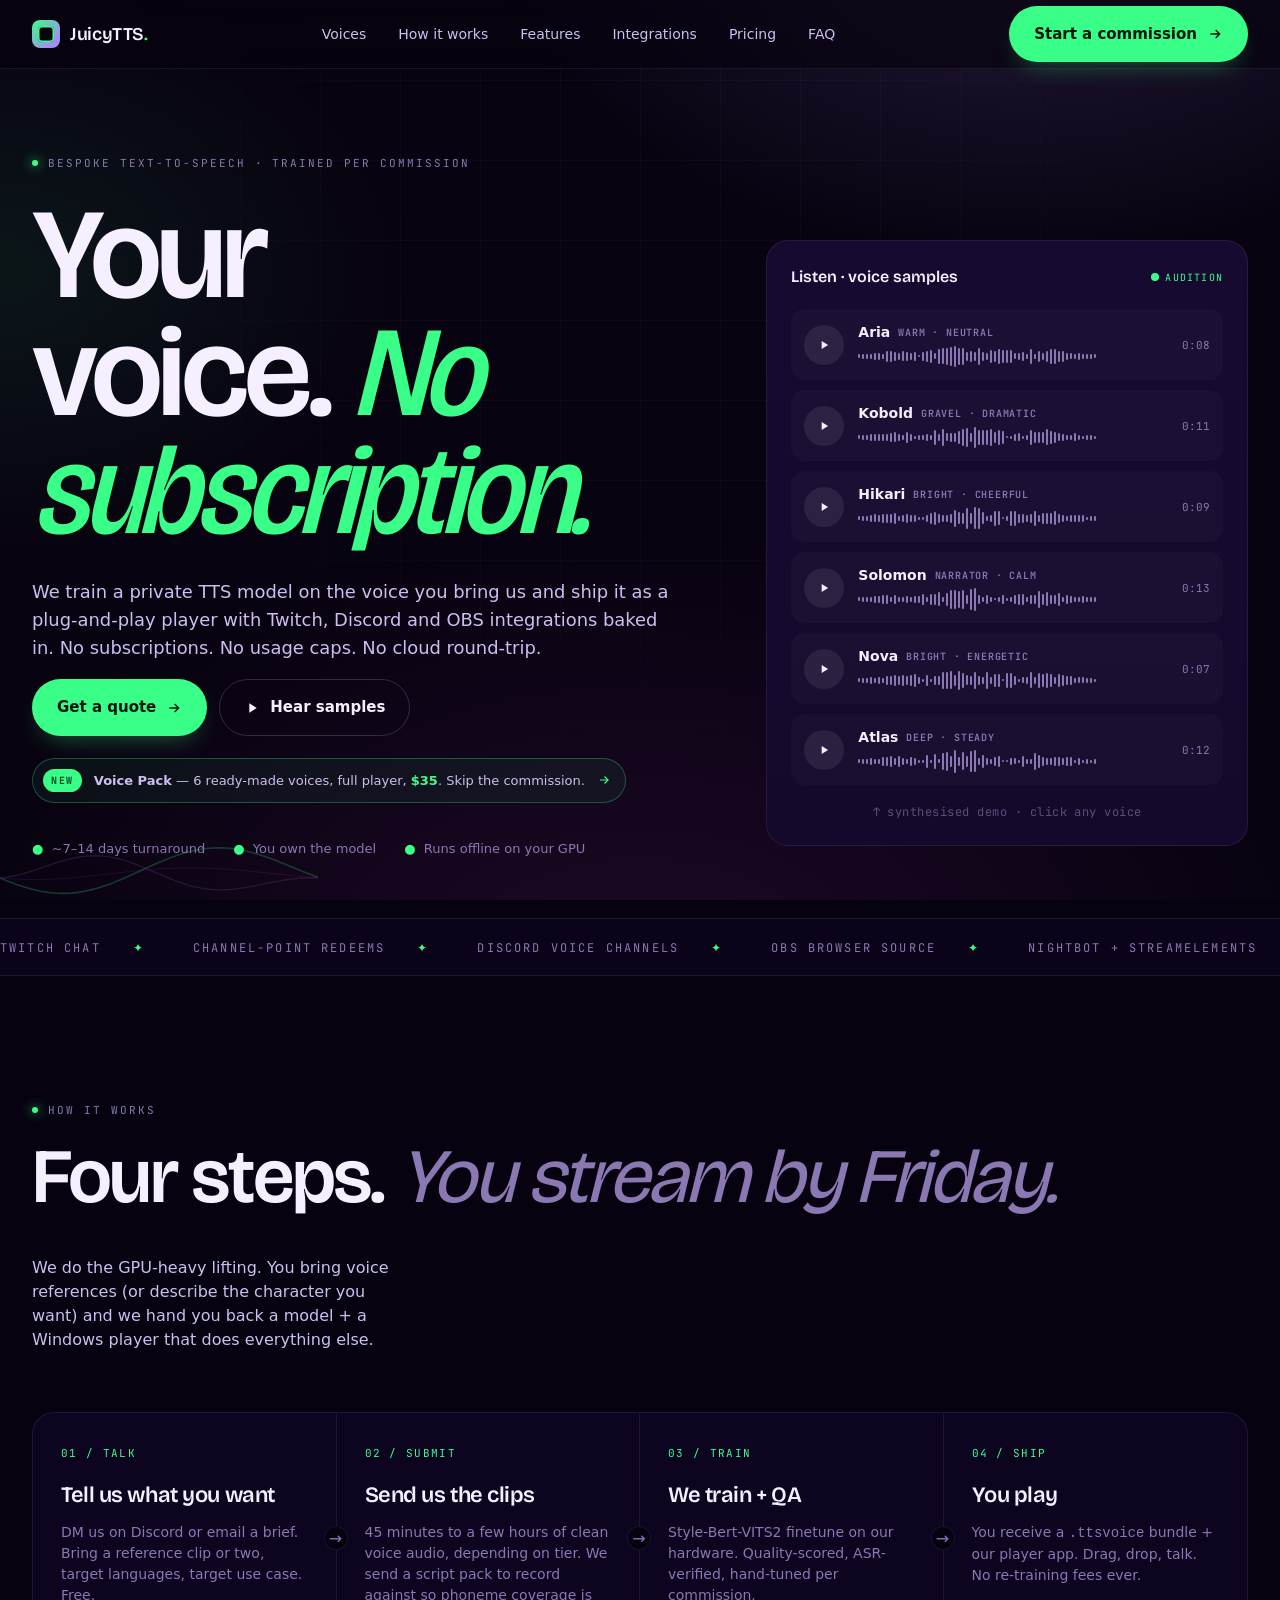
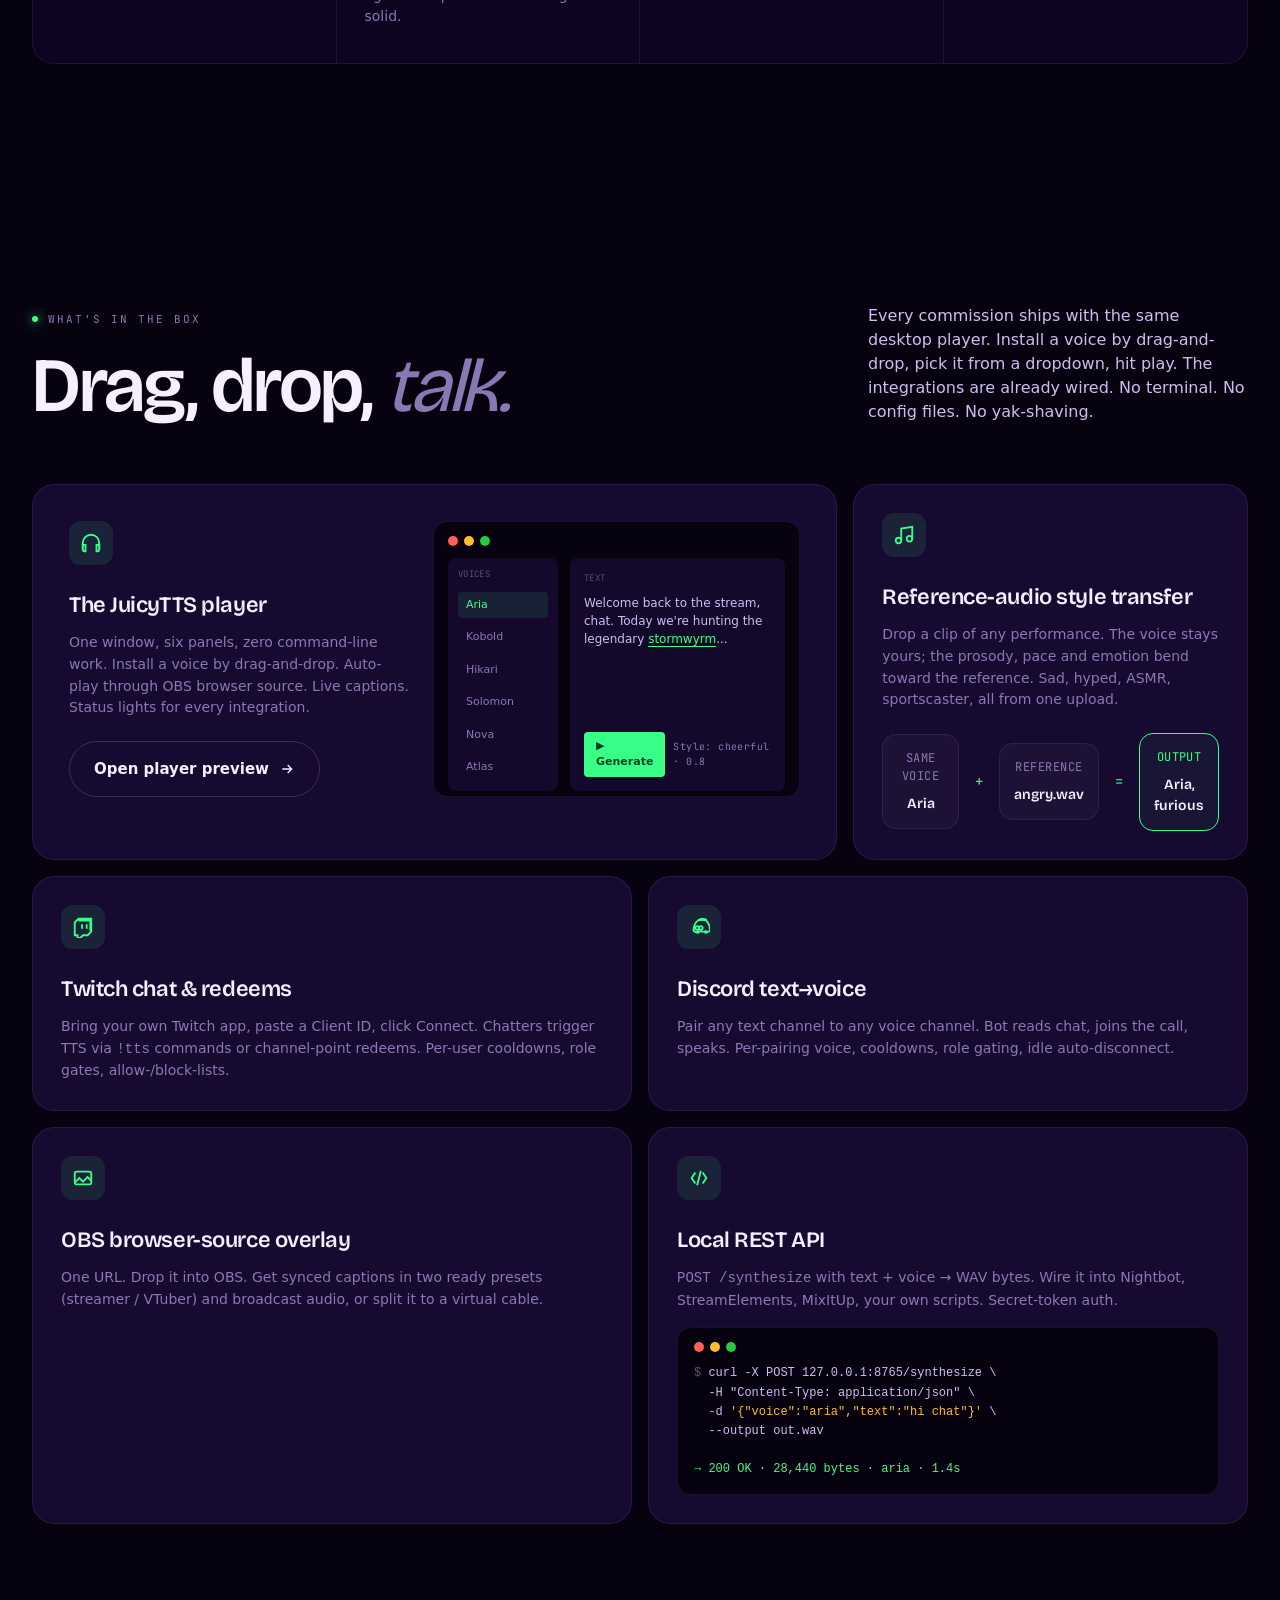
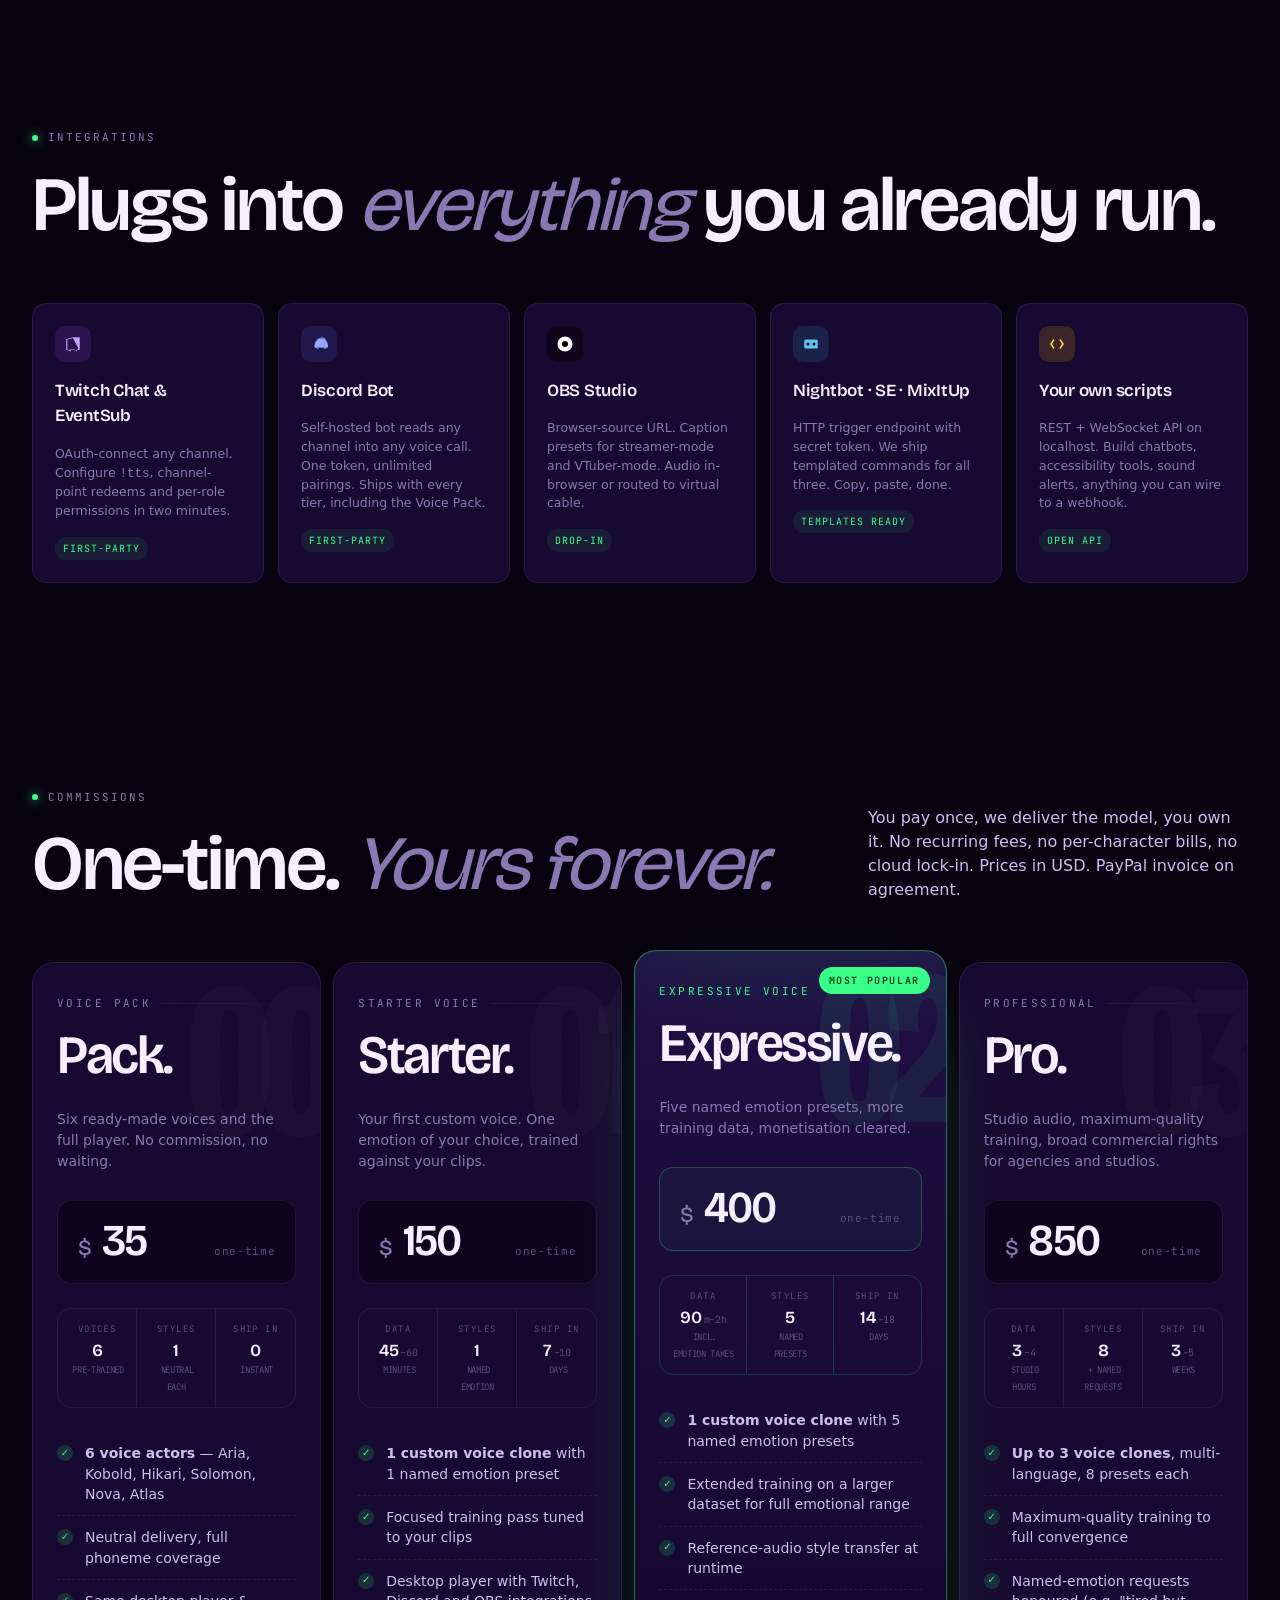
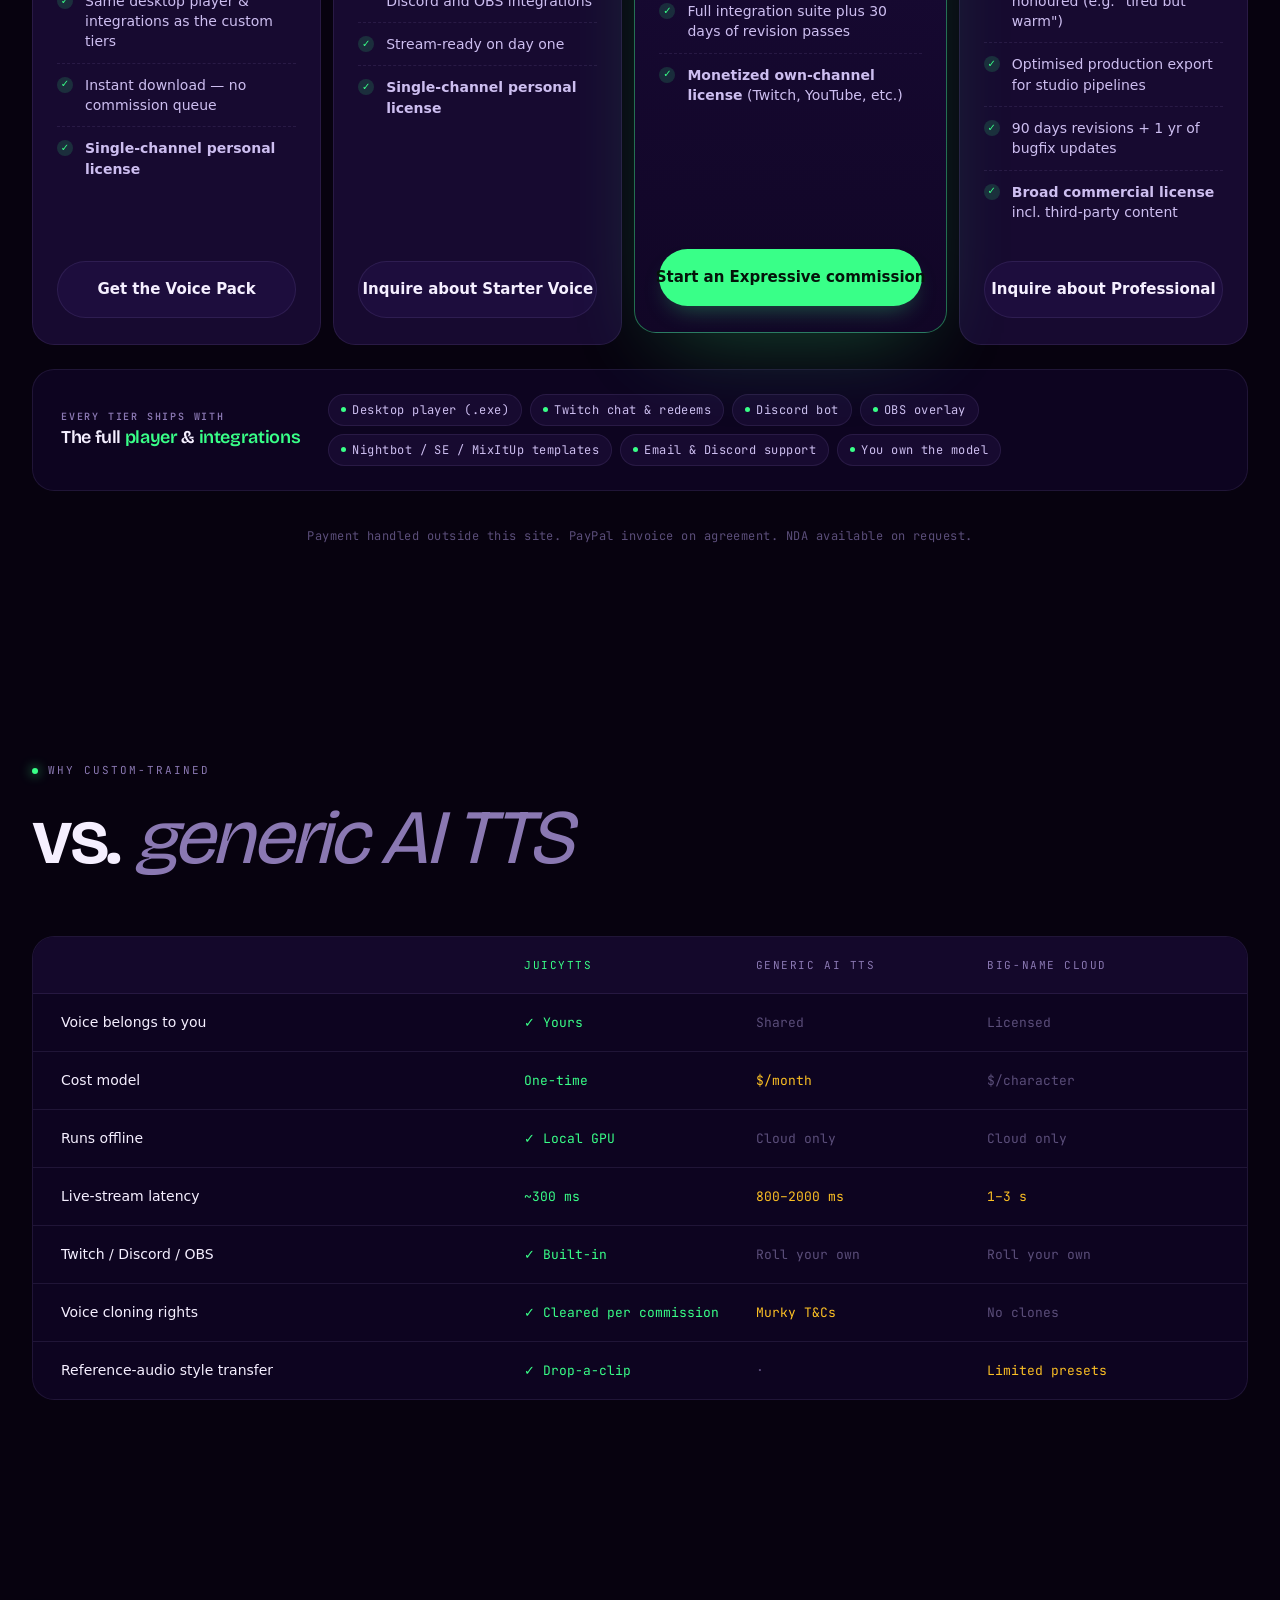
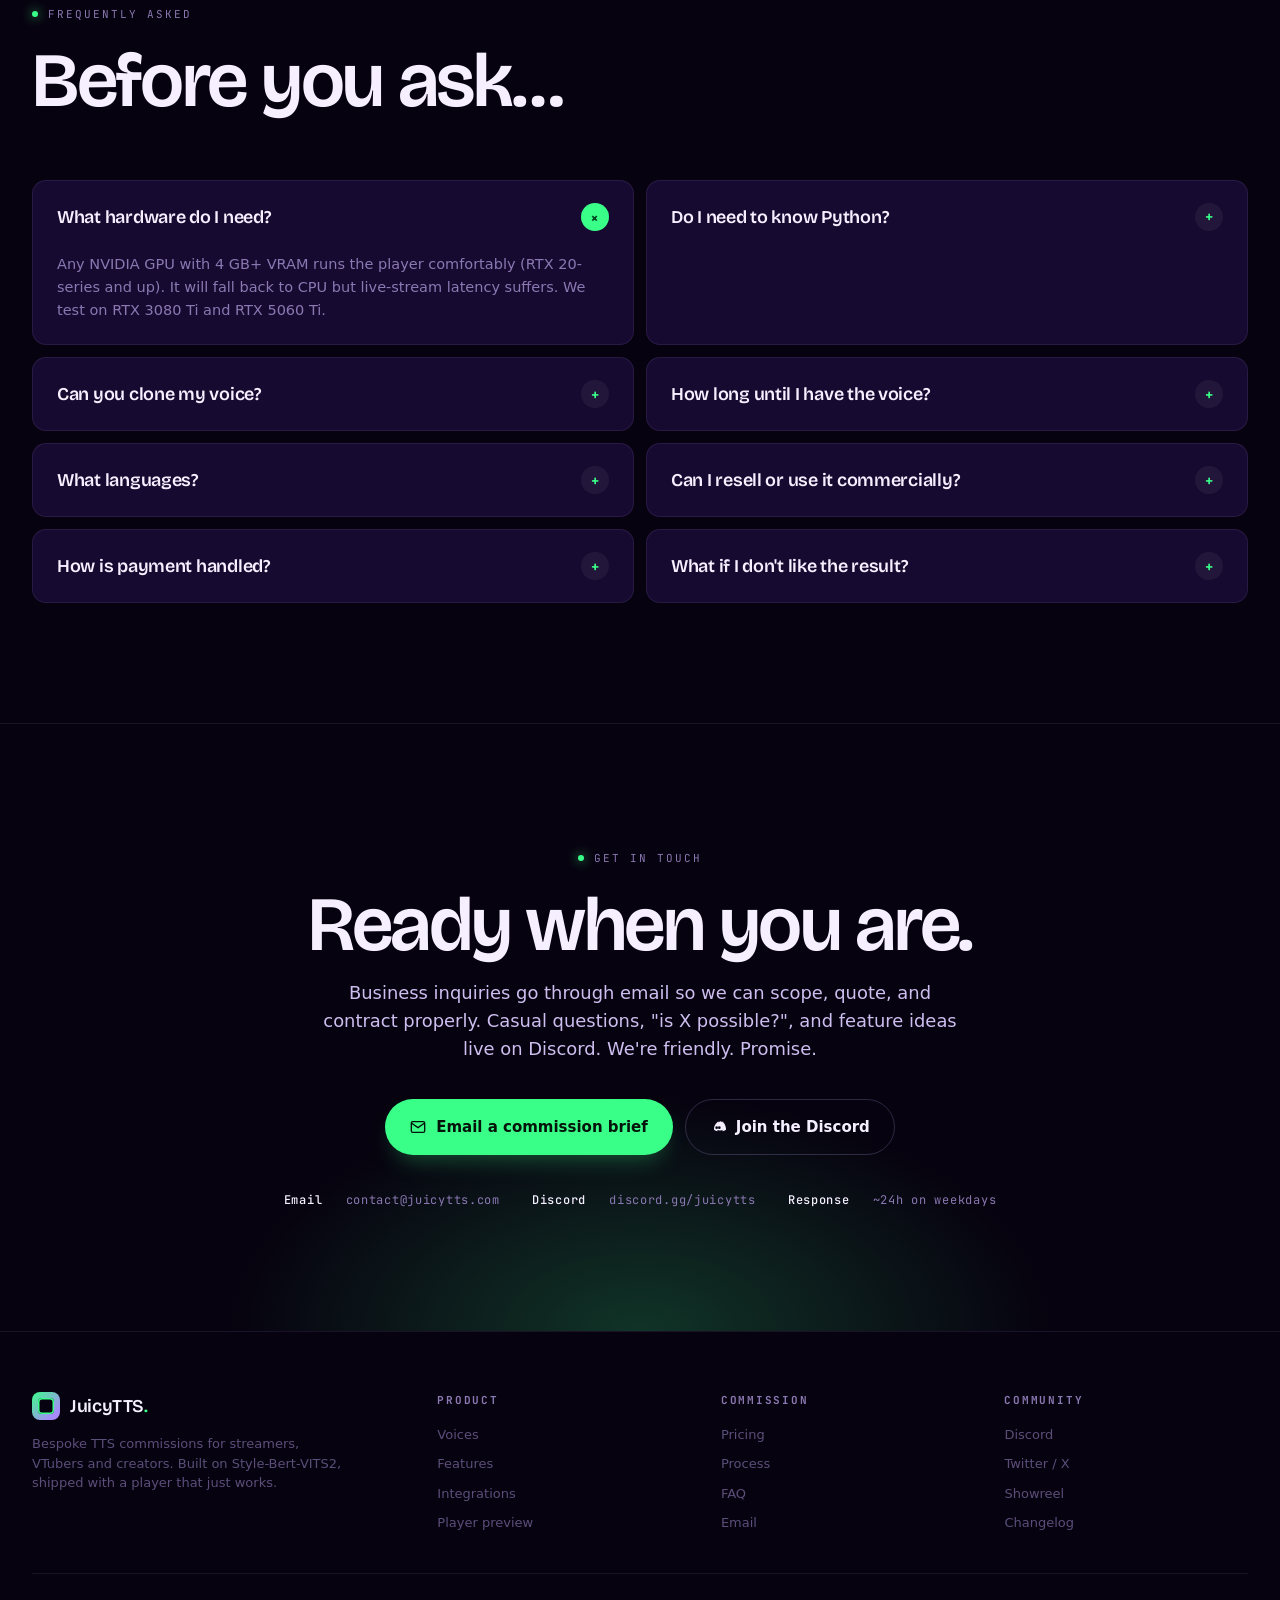
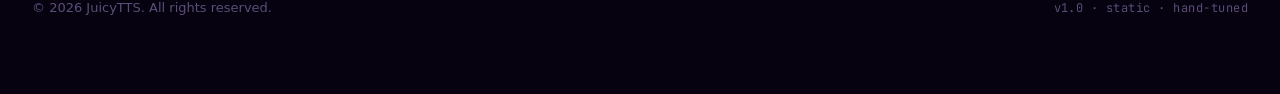
<file: index.html>
<!doctype html>
<html lang="en">
<head>
  <meta charset="utf-8">
  <meta name="viewport" content="width=device-width,initial-scale=1">
  <title>JuicyTTS · Custom voice clones for streamers and creators</title>
  <meta name="description" content="Commissioned voice-clone TTS for streamers, VTubers and creators. Custom-trained models with Twitch, Discord and OBS integrations. You own the model, forever.">

  <link rel="icon" type="image/svg+xml" href="favicon.svg">
  <link rel="canonical" href="https://juicytts.com/">

  <!-- Open Graph / social preview -->
  <meta property="og:type" content="website">
  <meta property="og:title" content="JuicyTTS · Custom voice clones for streamers and creators">
  <meta property="og:description" content="Bespoke TTS commissions and a $35 Voice Pack. Twitch, Discord and OBS integrations baked in. You own the model.">
  <meta property="og:url" content="https://juicytts.com/">
  <meta property="og:image" content="https://juicytts.com/favicon.svg">
  <meta name="twitter:card" content="summary">
  <meta name="theme-color" content="#0d0420">

  <link rel="preconnect" href="https://fonts.googleapis.com">
  <link rel="preconnect" href="https://fonts.gstatic.com" crossorigin>
  <link href="https://fonts.googleapis.com/css2?family=Bricolage+Grotesque:opsz,wght@12..96,400;12..96,500;12..96,600;12..96,700&family=JetBrains+Mono:wght@400;500&display=swap" rel="stylesheet">

  <link rel="stylesheet" href="assets/styles.css">
</head>

<body>

  <div class="atmosphere"></div>
  <div class="grain"></div>

  <!-- ================= NAV ================= -->
  <nav class="nav">
    <div class="wrap nav-inner">
      <a class="logo" href="#">
        <span class="logo-mark" aria-hidden="true"></span>
        <span>JuicyTTS<span class="green">.</span></span>
      </a>
      <div class="nav-links">
        <a href="#voices">Voices</a>
        <a href="#how">How it works</a>
        <a href="#features">Features</a>
        <a href="#integrations">Integrations</a>
        <a href="#pricing">Pricing</a>
        <a href="#faq">FAQ</a>
      </div>
      <a class="btn btn-primary" href="#contact">
        Start a commission
        <svg class="arr" viewBox="0 0 24 24" fill="none" stroke="currentColor" stroke-width="2"><path d="M5 12h14M13 6l6 6-6 6"/></svg>
      </a>
    </div>
  </nav>

  <!-- ================= HERO ================= -->
  <section class="hero" data-screen-label="01 Hero">
    <div class="wrap">
      <div class="hero-grid">
        <div>
          <span class="eyebrow">Bespoke text-to-speech · trained per commission</span>
          <h1 class="h-display">
            Your voice. <em>No subscription.</em>
          </h1>
          <p class="lede" style="margin-top: 8px;">
            We train a private TTS model on the voice you bring us and ship it as a plug-and-play player with Twitch, Discord and OBS integrations baked in. No subscriptions. No usage caps. No cloud round-trip.
          </p>
          <div class="hero-ctas">
            <a class="btn btn-primary" href="#contact">
              Get a quote
              <svg class="arr" viewBox="0 0 24 24" fill="none" stroke="currentColor" stroke-width="2"><path d="M5 12h14M13 6l6 6-6 6"/></svg>
            </a>
            <a class="btn btn-ghost" href="#voices">
              <svg width="16" height="16" viewBox="0 0 24 24" fill="currentColor"><path d="M8 5v14l11-7z"/></svg>
              Hear samples
            </a>
          </div>
          <a href="#pricing" class="hero-pack-chip">
            <span class="hero-pack-chip-tag">New</span>
            <span><strong>Voice Pack</strong> &mdash; 6 ready-made voices, full player, <strong class="green">$35</strong>. Skip the commission.</span>
            <svg class="arr" viewBox="0 0 24 24" fill="none" stroke="currentColor" stroke-width="2"><path d="M5 12h14M13 6l6 6-6 6"/></svg>
          </a>
          <div style="margin-top: 36px; display: flex; gap: 28px; flex-wrap: wrap; color: var(--ink-3); font-size: 13px;">
            <span><strong class="green">●</strong> &nbsp;~7&ndash;14 days turnaround</span>
            <span><strong class="green">●</strong> &nbsp;You own the model</span>
            <span><strong class="green">●</strong> &nbsp;Runs offline on your GPU</span>
          </div>
        </div>

        <!-- Audition panel -->
        <aside class="hero-side" id="voices">
          <div class="audition">
            <div class="audition-head">
              <h3>Listen · voice samples</h3>
              <span class="live-dot">Audition</span>
            </div>
            <div class="voice-rows" id="voiceRows"></div>
            <p class="mono" style="color: var(--ink-4); margin: 18px 0 0; text-align: center;">
              ↑ synthesised demo · click any voice
            </p>
          </div>
        </aside>
      </div>
    </div>
    <canvas id="heroWave" class="hero-wave" aria-hidden="true"></canvas>
  </section>

  <!-- ================= MARQUEE ================= -->
  <div class="marquee">
    <div class="marquee-track">
      <span>Twitch chat</span>
      <span>Channel-point redeems</span>
      <span>Discord voice channels</span>
      <span>OBS browser source</span>
      <span>Nightbot + StreamElements</span>
      <span>MixItUp</span>
      <span>Reference-audio style transfer</span>
      <span>One .exe install</span>
    </div>
  </div>

  <!-- ================= PROCESS ================= -->
  <section class="section-pad" id="how" data-screen-label="02 How it works">
    <div class="wrap">
      <div class="section-head">
        <div class="section-title">
          <span class="eyebrow">How it works</span>
          <h2 class="h-section" style="margin: 20px 0 0;">
            Four steps. <em>You stream by Friday.</em>
          </h2>
        </div>
        <div class="section-aside">
          We do the GPU-heavy lifting. You bring voice references (or describe the character you want) and we hand you back a model + a Windows player that does everything else.
        </div>
      </div>

      <div class="process">
        <div class="process-step">
          <div class="process-num">01 / TALK</div>
          <h4>Tell us what you want</h4>
          <p>DM us on Discord or email a brief. Bring a reference clip or two, target languages, target use case. Free.</p>
          <div class="process-arrow">→</div>
        </div>
        <div class="process-step">
          <div class="process-num">02 / SUBMIT</div>
          <h4>Send us the clips</h4>
          <p>45 minutes to a few hours of clean voice audio, depending on tier. We send a script pack to record against so phoneme coverage is solid.</p>
          <div class="process-arrow">→</div>
        </div>
        <div class="process-step">
          <div class="process-num">03 / TRAIN</div>
          <h4>We train + QA</h4>
          <p>Style-Bert-VITS2 finetune on our hardware. Quality-scored, ASR-verified, hand-tuned per commission.</p>
          <div class="process-arrow">→</div>
        </div>
        <div class="process-step">
          <div class="process-num">04 / SHIP</div>
          <h4>You play</h4>
          <p>You receive a <code>.ttsvoice</code> bundle + our player app. Drag, drop, talk. No re-training fees ever.</p>
        </div>
      </div>
    </div>
  </section>

  <!-- ================= FEATURE BENTO ================= -->
  <section class="section-pad" id="features" data-screen-label="03 Features">
    <div class="wrap">
      <div class="section-head">
        <div class="section-title">
          <span class="eyebrow">What's in the box</span>
          <h2 class="h-section" style="margin: 20px 0 0;">Drag, drop, <em>talk.</em></h2>
        </div>
        <div class="section-aside">
          Every commission ships with the same desktop player. Install a voice by drag-and-drop, pick it from a dropdown, hit play. The integrations are already wired. No terminal. No config files. No yak-shaving.
        </div>
      </div>

      <div class="features">
        <!-- Big feature: Player screenshot mock -->
        <div class="feature feat-wide">
          <div style="display: flex; justify-content: space-between; gap: 24px; flex-wrap: wrap;">
            <div style="max-width: 340px;">
              <div class="feat-icon">
                <svg width="22" height="22" viewBox="0 0 24 24" fill="none" stroke="currentColor" stroke-width="2"><path d="M3 18v-6a9 9 0 0 1 18 0v6"/><path d="M21 19a2 2 0 0 1-2 2h-1v-7h3zM3 19a2 2 0 0 0 2 2h1v-7H3z"/></svg>
              </div>
              <h4>The JuicyTTS player</h4>
                        <p>One window, six panels, zero command-line work. Install a voice by drag-and-drop. Auto-play through OBS browser source. Live captions. Status lights for every integration.</p>
              <a href="player.html" class="btn btn-ghost" style="margin-top: 22px;" target="_blank" rel="noopener">
                Open player preview
                <svg class="arr" viewBox="0 0 24 24" fill="none" stroke="currentColor" stroke-width="2"><path d="M5 12h14M13 6l6 6-6 6"/></svg>
              </a>
            </div>
            <!-- Mini player screenshot mock -->
            <div style="flex: 1; min-width: 280px; background: var(--bg-0); border: 1px solid var(--border); border-radius: 14px; padding: 14px; align-self: stretch;">
              <div style="display: flex; gap: 6px; margin-bottom: 12px;">
                <i style="width: 10px; height: 10px; border-radius: 50%; background: #ff5f57;"></i>
                <i style="width: 10px; height: 10px; border-radius: 50%; background: #febc2e;"></i>
                <i style="width: 10px; height: 10px; border-radius: 50%; background: #28c840;"></i>
              </div>
              <div style="display: grid; grid-template-columns: 110px 1fr; gap: 12px; height: 220px;">
                <div style="background: var(--bg-2); border-radius: 8px; padding: 10px; display: flex; flex-direction: column; gap: 6px;">
                  <div class="mono" style="color: var(--ink-4); font-size: 9px; margin-bottom: 4px;">VOICES</div>
                  <div style="background: rgba(57,255,136,0.1); color: var(--accent); padding: 5px 8px; border-radius: 4px; font-size: 11px;">Aria</div>
                  <div style="color: var(--ink-3); padding: 5px 8px; font-size: 11px;">Kobold</div>
                  <div style="color: var(--ink-3); padding: 5px 8px; font-size: 11px;">Hikari</div>
                  <div style="color: var(--ink-3); padding: 5px 8px; font-size: 11px;">Solomon</div>
                  <div style="color: var(--ink-3); padding: 5px 8px; font-size: 11px;">Nova</div>
                  <div style="color: var(--ink-3); padding: 5px 8px; font-size: 11px;">Atlas</div>
                </div>
                <div style="background: var(--bg-2); border-radius: 8px; padding: 14px; display: flex; flex-direction: column;">
                  <div class="mono" style="color: var(--ink-4); font-size: 9px;">TEXT</div>
                  <div style="color: var(--ink-2); font-size: 12px; line-height: 1.5; margin: 8px 0; flex: 1;">
                    Welcome back to the stream, chat. Today we're hunting the<br>
                    legendary <span style="color: var(--accent); border-bottom: 1px solid;">stormwyrm</span>...
                  </div>
                  <div style="display: flex; gap: 8px; align-items: center;">
                    <div style="background: var(--accent); color: #042; padding: 6px 12px; border-radius: 4px; font-size: 11px; font-weight: 600;">▶ Generate</div>
                    <div style="color: var(--ink-3); font-size: 10px;" class="mono">Style: cheerful · 0.8</div>
                  </div>
                </div>
              </div>
            </div>
          </div>
        </div>

        <!-- Reference audio -->
        <div class="feature feat-tall">
          <div class="feat-icon">
            <svg width="22" height="22" viewBox="0 0 24 24" fill="none" stroke="currentColor" stroke-width="2"><path d="M9 18V5l12-2v13"/><circle cx="6" cy="18" r="3"/><circle cx="18" cy="16" r="3"/></svg>
          </div>
          <h4>Reference-audio style transfer</h4>
          <p>Drop a clip of any performance. The voice stays yours; the prosody, pace and emotion bend toward the reference. Sad, hyped, ASMR, sportscaster, all from one upload.</p>
          <div class="ref-diagram">
            <div class="ref-node">
              <span class="mono">SAME VOICE</span>
              <h5>Aria</h5>
            </div>
            <span class="ref-arrow">+</span>
            <div class="ref-node">
              <span class="mono">REFERENCE</span>
              <h5>angry.wav</h5>
            </div>
            <span class="ref-arrow">=</span>
            <div class="ref-node" style="border-color: var(--accent); background: rgba(57,255,136,0.05);">
              <span class="mono" style="color: var(--accent)">OUTPUT</span>
              <h5>Aria, furious</h5>
            </div>
          </div>
        </div>

        <!-- Twitch -->
        <div class="feature feat-mid">
          <div class="feat-icon">
            <svg width="22" height="22" viewBox="0 0 24 24" fill="none" stroke="currentColor" stroke-width="2"><path d="M3 7l4-4h14v14l-4 4h-5l-3 3H6v-3H3zM7 5h13v11M11 9v5M16 9v5"/></svg>
          </div>
          <h4>Twitch chat &amp; redeems</h4>
          <p>Bring your own Twitch app, paste a Client ID, click Connect. Chatters trigger TTS via <code>!tts</code> commands or channel-point redeems. Per-user cooldowns, role gates, allow-/block-lists.</p>
        </div>

        <!-- Discord -->
        <div class="feature feat-mid">
          <div class="feat-icon">
            <svg width="22" height="22" viewBox="0 0 24 24" fill="none" stroke="currentColor" stroke-width="2"><path d="M20.5 4.5A18 18 0 0 0 16 3l-.2.4a14 14 0 0 1 4 1.4 13 13 0 0 0-7.8 0 14 14 0 0 1 4-1.4L15.8 3a18 18 0 0 0-4.5 1.5C7 8 5.8 12 6 16c1.7 1.3 3.4 2 5 2.5l.6-1.4a8 8 0 0 1-2-1c1.6.7 3.4 1 5.4 1s3.8-.3 5.4-1a8 8 0 0 1-2 1l.6 1.4c1.6-.5 3.3-1.2 5-2.5.2-4.2-1.2-8-4.5-11.5zM10 15a2 2 0 1 1 0-4 2 2 0 0 1 0 4zM14 15a2 2 0 1 1 0-4 2 2 0 0 1 0 4z"/></svg>
          </div>
          <h4>Discord text→voice</h4>
          <p>Pair any text channel to any voice channel. Bot reads chat, joins the call, speaks. Per-pairing voice, cooldowns, role gating, idle auto-disconnect.</p>
        </div>

        <!-- OBS overlay -->
        <div class="feature feat-mid">
          <div class="feat-icon">
            <svg width="22" height="22" viewBox="0 0 24 24" fill="none" stroke="currentColor" stroke-width="2"><rect x="3" y="5" width="18" height="14" rx="2"/><path d="M3 17l5-5 4 4 5-5 4 4"/></svg>
          </div>
          <h4>OBS browser-source overlay</h4>
          <p>One URL. Drop it into OBS. Get synced captions in two ready presets (streamer / VTuber) and broadcast audio, or split it to a virtual cable.</p>
        </div>

        <!-- Local API -->
        <div class="feature feat-mid">
          <div class="feat-icon">
            <svg width="22" height="22" viewBox="0 0 24 24" fill="none" stroke="currentColor" stroke-width="2"><path d="M8 18L4 12l4-6M16 6l4 6-4 6M14 4l-4 16"/></svg>
          </div>
          <h4>Local REST API</h4>
          <p><code>POST /synthesize</code> with text + voice → WAV bytes. Wire it into Nightbot, StreamElements, MixItUp, your own scripts. Secret-token auth.</p>
          <div class="terminal" style="margin-top: 16px;">
            <div class="terminal-head"><i></i><i></i><i></i></div>
<pre><span class="com">$ </span>curl -X POST 127.0.0.1:8765/synthesize \
  -H "Content-Type: application/json" \
  -d <span class="str">'{"voice":"aria","text":"hi chat"}'</span> \
  --output out.wav

<span class="ok">→ 200 OK · 28,440 bytes · aria · 1.4s</span></pre>
          </div>
        </div>
      </div>
    </div>
  </section>

  <!-- ================= INTEGRATIONS ================= -->
  <section class="section-pad-sm" id="integrations" data-screen-label="04 Integrations">
    <div class="wrap">
      <div class="section-head">
        <div class="section-title">
          <span class="eyebrow">Integrations</span>
          <h2 class="h-section" style="margin: 20px 0 0;">Plugs into <em>everything</em> you already run.</h2>
        </div>
      </div>

      <div class="integrations-row">
        <div class="integration-card">
          <div class="glyph" style="background: rgba(145, 70, 255, 0.15); color: #c4a3ff;">
            <svg width="18" height="18" viewBox="0 0 24 24" fill="currentColor"><path d="M11.6 3L3 5.5v14L9 22v-2.5h4L17 22v-2.5h4V3zM19 17.5L15.5 21l-2-2H8l-3 3v-3H4.5V6L12 4z"/></svg>
          </div>
          <h5>Twitch Chat &amp; EventSub</h5>
          <p>OAuth-connect any channel. Configure <code>!tts</code>, channel-point redeems and per-role permissions in two minutes.</p>
          <span class="pill">First-party</span>
        </div>
        <div class="integration-card">
          <div class="glyph" style="background: rgba(88, 101, 242, 0.15); color: #98a5ff;">
            <svg width="18" height="18" viewBox="0 0 24 24" fill="currentColor"><path d="M20.5 4.5A18 18 0 0 0 16 3l-.2.4a14 14 0 0 1 4 1.4 13 13 0 0 0-7.8 0 14 14 0 0 1 4-1.4L15.8 3a18 18 0 0 0-4.5 1.5C7 8 5.8 12 6 16c1.7 1.3 3.4 2 5 2.5l.6-1.4a8 8 0 0 1-2-1c1.6.7 3.4 1 5.4 1s3.8-.3 5.4-1a8 8 0 0 1-2 1l.6 1.4c1.6-.5 3.3-1.2 5-2.5.2-4.2-1.2-8-4.5-11.5z"/></svg>
          </div>
          <h5>Discord Bot</h5>
          <p>Self-hosted bot reads any channel into any voice call. One token, unlimited pairings. Ships with every tier, including the Voice Pack.</p>
          <span class="pill">First-party</span>
        </div>
        <div class="integration-card">
          <div class="glyph" style="background: rgba(0, 0, 0, 0.45); color: #fff;">
            <svg width="18" height="18" viewBox="0 0 24 24" fill="currentColor"><circle cx="12" cy="12" r="10"/><circle cx="12" cy="12" r="4" fill="#000"/></svg>
          </div>
          <h5>OBS Studio</h5>
          <p>Browser-source URL. Caption presets for streamer-mode and VTuber-mode. Audio in-browser or routed to virtual cable.</p>
          <span class="pill">Drop-in</span>
        </div>
        <div class="integration-card">
          <div class="glyph" style="background: rgba(45, 161, 220, 0.15); color: #5fc4f0;">
            <svg width="18" height="18" viewBox="0 0 24 24" fill="currentColor"><rect x="3" y="6" width="18" height="12" rx="2"/><circle cx="8" cy="12" r="2" fill="#0d0420"/><circle cx="16" cy="12" r="2" fill="#0d0420"/></svg>
          </div>
          <h5>Nightbot · SE · MixItUp</h5>
          <p>HTTP trigger endpoint with secret token. We ship templated commands for all three. Copy, paste, done.</p>
          <span class="pill">Templates ready</span>
        </div>
        <div class="integration-card">
          <div class="glyph" style="background: rgba(255, 196, 0, 0.15); color: #ffd45c;">
            <svg width="18" height="18" viewBox="0 0 24 24" fill="none" stroke="currentColor" stroke-width="2"><path d="M8 18L4 12l4-6M16 6l4 6-4 6"/></svg>
          </div>
          <h5>Your own scripts</h5>
          <p>REST + WebSocket API on localhost. Build chatbots, accessibility tools, sound alerts, anything you can wire to a webhook.</p>
          <span class="pill">Open API</span>
        </div>
      </div>
    </div>
  </section>

  <!-- ================= PRICING ================= -->
  <section class="section-pad" id="pricing" data-screen-label="05 Pricing">
    <div class="wrap">
      <div class="section-head">
        <div class="section-title">
          <span class="eyebrow">Commissions</span>
          <h2 class="h-section" style="margin: 20px 0 0;">One-time. <em>Yours forever.</em></h2>
        </div>
        <div class="section-aside">
          You pay once, we deliver the model, you own it. No recurring fees, no per-character bills, no cloud lock-in. Prices in USD. PayPal invoice on agreement.
        </div>
      </div>

      <div class="pricing-grid">

        <!-- T0: Voice Pack (off-the-shelf base bundle) -->
        <div class="tier">
          <span class="tier-num">00</span>
          <div class="tier-body">
            <div class="tier-name">Voice Pack</div>
            <h3 class="tier-headline">Pack.</h3>
            <p class="tier-pitch">Six ready-made voices and the full player. No commission, no waiting.</p>

            <div class="tier-price-block">
              <span class="currency">$</span>
              <span class="price">35</span>
              <span class="unit">one-time</span>
            </div>

            <div class="tier-specs">
              <div class="tier-spec">
                <div class="lbl">Voices</div>
                <div class="v">6<br><span class="sub-unit" style="font-size: 9px;">PRE-TRAINED</span></div>
              </div>
              <div class="tier-spec">
                <div class="lbl">Styles</div>
                <div class="v">1<br><span class="sub-unit" style="font-size: 9px;">NEUTRAL EACH</span></div>
              </div>
              <div class="tier-spec">
                <div class="lbl">Ship in</div>
                <div class="v">0<br><span class="sub-unit" style="font-size: 9px;">INSTANT</span></div>
              </div>
            </div>

            <ul class="tier-features">
              <li><span class="ch">✓</span><span><strong>6 voice actors</strong> — Aria, Kobold, Hikari, Solomon, Nova, Atlas</span></li>
              <li><span class="ch">✓</span><span>Neutral delivery, full phoneme coverage</span></li>
              <li><span class="ch">✓</span><span>Same desktop player &amp; integrations as the custom tiers</span></li>
              <li><span class="ch">✓</span><span>Instant download — no commission queue</span></li>
              <li><span class="ch">✓</span><span><strong>Single-channel personal license</strong></span></li>
            </ul>

            <a class="btn btn-dark" href="#contact" style="justify-content: center;">Get the Voice Pack</a>
          </div>
        </div>

        <!-- T1: Starter Voice -->
        <div class="tier">
          <span class="tier-num">01</span>
          <div class="tier-body">
            <div class="tier-name">Starter Voice</div>
            <h3 class="tier-headline">Starter.</h3>
            <p class="tier-pitch">Your first custom voice. One emotion of your choice, trained against your clips.</p>

            <div class="tier-price-block">
              <span class="currency">$</span>
              <span class="price">150</span>
              <span class="unit">one-time</span>
            </div>

            <div class="tier-specs">
              <div class="tier-spec">
                <div class="lbl">Data</div>
                <div class="v">45<span class="sub-unit">–60</span><br><span class="sub-unit" style="font-size: 9px;">MINUTES</span></div>
              </div>
              <div class="tier-spec">
                <div class="lbl">Styles</div>
                <div class="v">1<br><span class="sub-unit" style="font-size: 9px;">NAMED EMOTION</span></div>
              </div>
              <div class="tier-spec">
                <div class="lbl">Ship in</div>
                <div class="v">7<span class="sub-unit">–10</span><br><span class="sub-unit" style="font-size: 9px;">DAYS</span></div>
              </div>
            </div>

            <ul class="tier-features">
              <li><span class="ch">✓</span><span><strong>1 custom voice clone</strong> with 1 named emotion preset</span></li>
              <li><span class="ch">✓</span><span>Focused training pass tuned to your clips</span></li>
              <li><span class="ch">✓</span><span>Desktop player with Twitch, Discord and OBS integrations</span></li>
              <li><span class="ch">✓</span><span>Stream-ready on day one</span></li>
              <li><span class="ch">✓</span><span><strong>Single-channel personal license</strong></span></li>
            </ul>

            <a class="btn btn-dark" href="#contact" style="justify-content: center;">Inquire about Starter Voice</a>
          </div>
        </div>

        <!-- T2: Expressive Voice (Most popular) -->
        <div class="tier popular">
          <span class="tier-badge">Most popular</span>
          <span class="tier-num">02</span>
          <div class="tier-body">
            <div class="tier-name">Expressive Voice</div>
            <h3 class="tier-headline">Expressive.</h3>
            <p class="tier-pitch">Five named emotion presets, more training data, monetisation cleared.</p>

            <div class="tier-price-block">
              <span class="currency">$</span>
              <span class="price">400</span>
              <span class="unit">one-time</span>
            </div>

            <div class="tier-specs">
              <div class="tier-spec">
                <div class="lbl">Data</div>
                <div class="v">90<span class="sub-unit">m–2h</span><br><span class="sub-unit" style="font-size: 9px;">INCL. EMOTION TAKES</span></div>
              </div>
              <div class="tier-spec">
                <div class="lbl">Styles</div>
                <div class="v">5<br><span class="sub-unit" style="font-size: 9px;">NAMED PRESETS</span></div>
              </div>
              <div class="tier-spec">
                <div class="lbl">Ship in</div>
                <div class="v">14<span class="sub-unit">–18</span><br><span class="sub-unit" style="font-size: 9px;">DAYS</span></div>
              </div>
            </div>

            <ul class="tier-features">
              <li><span class="ch">✓</span><span><strong>1 custom voice clone</strong> with 5 named emotion presets</span></li>
              <li><span class="ch">✓</span><span>Extended training on a larger dataset for full emotional range</span></li>
              <li><span class="ch">✓</span><span>Reference-audio style transfer at runtime</span></li>
              <li><span class="ch">✓</span><span>Full integration suite plus 30 days of revision passes</span></li>
              <li><span class="ch">✓</span><span><strong>Monetized own-channel license</strong> (Twitch, YouTube, etc.)</span></li>
            </ul>

            <a class="btn btn-primary" href="#contact" style="justify-content: center;">Start an Expressive commission</a>
          </div>
        </div>

        <!-- T3: Professional / Production -->
        <div class="tier">
          <span class="tier-num">03</span>
          <div class="tier-body">
            <div class="tier-name">Professional</div>
            <h3 class="tier-headline">Pro.</h3>
            <p class="tier-pitch">Studio audio, maximum-quality training, broad commercial rights for agencies and studios.</p>

            <div class="tier-price-block">
              <span class="currency">$</span>
              <span class="price">850</span>
              <span class="unit">one-time</span>
            </div>

            <div class="tier-specs">
              <div class="tier-spec">
                <div class="lbl">Data</div>
                <div class="v">3<span class="sub-unit">–4</span><br><span class="sub-unit" style="font-size: 9px;">STUDIO HOURS</span></div>
              </div>
              <div class="tier-spec">
                <div class="lbl">Styles</div>
                <div class="v">8<br><span class="sub-unit" style="font-size: 9px;">+ NAMED REQUESTS</span></div>
              </div>
              <div class="tier-spec">
                <div class="lbl">Ship in</div>
                <div class="v">3<span class="sub-unit">–5</span><br><span class="sub-unit" style="font-size: 9px;">WEEKS</span></div>
              </div>
            </div>

            <ul class="tier-features">
              <li><span class="ch">✓</span><span><strong>Up to 3 voice clones</strong>, multi-language, 8 presets each</span></li>
              <li><span class="ch">✓</span><span>Maximum-quality training to full convergence</span></li>
              <li><span class="ch">✓</span><span>Named-emotion requests honoured (e.g. "tired but warm")</span></li>
              <li><span class="ch">✓</span><span>Optimised production export for studio pipelines</span></li>
              <li><span class="ch">✓</span><span>90 days revisions + 1 yr of bugfix updates</span></li>
              <li><span class="ch">✓</span><span><strong>Broad commercial license</strong> incl. third-party content</span></li>
            </ul>

            <a class="btn btn-dark" href="#contact" style="justify-content: center;">Inquire about Professional</a>
          </div>
        </div>
      </div>

      <div class="ships-with">
        <div class="sw-title">
          <small>Every tier ships with</small>
          The full <em>player</em> &amp; <em>integrations</em>
        </div>
        <div class="sw-items">
          <span>Desktop player (.exe)</span>
          <span>Twitch chat &amp; redeems</span>
          <span>Discord bot</span>
          <span>OBS overlay</span>
          <span>Nightbot / SE / MixItUp templates</span>
          <span>Email &amp; Discord support</span>
          <span>You own the model</span>
        </div>
      </div>

      <p class="mono" style="text-align: center; color: var(--ink-4); margin-top: 36px;">
        Payment handled outside this site. PayPal invoice on agreement. NDA available on request.
      </p>
    </div>
  </section>

  <!-- ================= COMPARISON ================= -->
  <section class="section-pad-sm" data-screen-label="06 Comparison">
    <div class="wrap">
      <div class="section-head">
        <div class="section-title">
          <span class="eyebrow">Why custom-trained</span>
          <h2 class="h-section" style="margin: 20px 0 0;">vs. <em>generic AI TTS</em></h2>
        </div>
      </div>

      <div class="compare">
        <div class="compare-row head">
          <span></span>
          <span class="us">JuicyTTS</span>
          <span>Generic AI TTS</span>
          <span>Big-name cloud</span>
        </div>
        <div class="compare-row">
          <span class="label">Voice belongs to you</span>
          <span class="yes">✓ Yours</span>
          <span class="no">Shared</span>
          <span class="no">Licensed</span>
        </div>
        <div class="compare-row">
          <span class="label">Cost model</span>
          <span class="yes">One-time</span>
          <span class="maybe">$/month</span>
          <span class="no">$/character</span>
        </div>
        <div class="compare-row">
          <span class="label">Runs offline</span>
          <span class="yes">✓ Local GPU</span>
          <span class="no">Cloud only</span>
          <span class="no">Cloud only</span>
        </div>
        <div class="compare-row">
          <span class="label">Live-stream latency</span>
          <span class="yes">~300 ms</span>
          <span class="maybe">800–2000 ms</span>
          <span class="maybe">1–3 s</span>
        </div>
        <div class="compare-row">
          <span class="label">Twitch / Discord / OBS</span>
          <span class="yes">✓ Built-in</span>
          <span class="no">Roll your own</span>
          <span class="no">Roll your own</span>
        </div>
        <div class="compare-row">
          <span class="label">Voice cloning rights</span>
          <span class="yes">✓ Cleared per commission</span>
          <span class="maybe">Murky T&amp;Cs</span>
          <span class="no">No clones</span>
        </div>
        <div class="compare-row">
          <span class="label">Reference-audio style transfer</span>
          <span class="yes">✓ Drop-a-clip</span>
          <span class="no">·</span>
          <span class="maybe">Limited presets</span>
        </div>
      </div>
    </div>
  </section>

  <!-- ================= FAQ ================= -->
  <section class="section-pad" id="faq" data-screen-label="07 FAQ">
    <div class="wrap">
      <div class="section-head">
        <div class="section-title">
          <span class="eyebrow">Frequently asked</span>
          <h2 class="h-section" style="margin: 20px 0 0;">Before you ask&hellip;</h2>
        </div>
      </div>

      <div class="faq">
        <div class="faq-item open">
          <button class="faq-q">What hardware do I need? <span class="plus">+</span></button>
          <div class="faq-a">
            Any NVIDIA GPU with 4&nbsp;GB+ VRAM runs the player comfortably (RTX&nbsp;20-series and up). It will fall back to CPU but live-stream latency suffers. We test on RTX 3080 Ti and RTX 5060 Ti.
          </div>
        </div>
        <div class="faq-item">
          <button class="faq-q">Do I need to know Python? <span class="plus">+</span></button>
          <div class="faq-a">
            No. The player ships as a one-click installer for Windows (macOS &amp; Linux builds on request). Setup wizards walk you through Twitch, Discord and OBS. Mostly &ldquo;click, paste, save&rdquo;.
          </div>
        </div>
        <div class="faq-item">
          <button class="faq-q">Can you clone my voice? <span class="plus">+</span></button>
          <div class="faq-a">
            Only with explicit, written consent. Yours, or whoever you have rights to clone. We don't train on celebrities, public figures, or anyone we can't verify.
          </div>
        </div>
        <div class="faq-item">
          <button class="faq-q">How long until I have the voice? <span class="plus">+</span></button>
          <div class="faq-a">
            The Voice Pack is instant &mdash; pay and download. 7&ndash;10 days for Starter Voice, 14&ndash;18 days for Expressive Voice, 3&ndash;5 weeks for Professional (multiple voices). Professional commissions get priority queue.
          </div>
        </div>
        <div class="faq-item">
          <button class="faq-q">What languages? <span class="plus">+</span></button>
          <div class="faq-a">
            English, Japanese, Chinese out of the box. Multilingual voices (Professional tier) can switch mid-sentence. Other languages are possible with a pretrained-base swap, just ask us.
          </div>
        </div>
        <div class="faq-item">
          <button class="faq-q">Can I resell or use it commercially? <span class="plus">+</span></button>
          <div class="faq-a">
            Voice Pack and Starter Voice are single-channel personal-use only. Expressive Voice allows monetized streaming on your own channels but not redistribution. Professional includes a broad commercial license for games, audiobooks, and products.
          </div>
        </div>
        <div class="faq-item">
          <button class="faq-q">How is payment handled? <span class="plus">+</span></button>
          <div class="faq-a">
            The Voice Pack is a direct $35 PayPal checkout with instant download. For commissions, email us with the brief and we send a PayPal invoice &mdash; full upfront for Starter and Expressive, 50% upfront for Professional. The model is delivered on payment clear.
          </div>
        </div>
        <div class="faq-item">
          <button class="faq-q">What if I don't like the result? <span class="plus">+</span></button>
          <div class="faq-a">
            We don't ship until you sign off. Expressive Voice and Professional include 30/90 days of revision passes. If we can't hit the brief, you get a refund minus the GPU-hours we sank.
          </div>
        </div>
      </div>
    </div>
  </section>

  <!-- ================= FINAL CTA ================= -->
  <section class="final-cta" id="contact" data-screen-label="08 Contact">
    <div class="wrap">
      <span class="eyebrow">Get in touch</span>
      <h2 class="h-section" style="margin: 20px 0 16px;">Ready when you are.</h2>
      <p class="lede" style="margin: 0 auto 36px;">
        Business inquiries go through email so we can scope, quote, and contract properly. Casual questions, "is X possible?", and feature ideas live on Discord. We're friendly. Promise.
      </p>

      <div class="final-cta-row">
        <a class="btn btn-primary" href="mailto:contact@juicytts.com?subject=Commission%20inquiry">
          <svg width="16" height="16" viewBox="0 0 24 24" fill="none" stroke="currentColor" stroke-width="2"><rect x="2" y="4" width="20" height="16" rx="2"/><path d="M2 6l10 7 10-7"/></svg>
          Email a commission brief
        </a>
        <a class="btn btn-ghost" href="https://discord.gg/juicytts" target="_blank" rel="noopener">
          <svg width="16" height="16" viewBox="0 0 24 24" fill="currentColor"><path d="M20.5 4.5A18 18 0 0 0 16 3l-.2.4a14 14 0 0 1 4 1.4 13 13 0 0 0-7.8 0 14 14 0 0 1 4-1.4L15.8 3a18 18 0 0 0-4.5 1.5C7 8 5.8 12 6 16c1.7 1.3 3.4 2 5 2.5l.6-1.4a8 8 0 0 1-2-1c1.6.7 3.4 1 5.4 1s3.8-.3 5.4-1a8 8 0 0 1-2 1l.6 1.4c1.6-.5 3.3-1.2 5-2.5.2-4.2-1.2-8-4.5-11.5zM10 15a2 2 0 1 1 0-4 2 2 0 0 1 0 4zM14 15a2 2 0 1 1 0-4 2 2 0 0 1 0 4z"/></svg>
          Join the Discord
        </a>
      </div>

      <div class="contact-line">
        <!-- EDIT THESE: replace with your real email and Discord invite -->
        <span><strong>Email</strong> &nbsp; contact@juicytts.com</span>
        <span><strong>Discord</strong> &nbsp; discord.gg/juicytts</span>
        <span><strong>Response</strong> &nbsp; ~24h on weekdays</span>
      </div>
    </div>
  </section>

  <!-- ================= FOOTER ================= -->
  <footer class="footer">
    <div class="wrap">
      <div class="footer-grid">
        <div>
          <a class="logo" href="#">
            <span class="logo-mark"></span>
            <span style="color: var(--ink);">JuicyTTS<span class="green">.</span></span>
          </a>
          <p style="margin-top: 14px; max-width: 320px; color: var(--ink-4); font-size: 13px;">
            Bespoke TTS commissions for streamers, VTubers and creators. Built on Style-Bert-VITS2, shipped with a player that just works.
          </p>
        </div>
        <div>
          <h6>Product</h6>
          <ul>
            <li><a href="#voices">Voices</a></li>
            <li><a href="#features">Features</a></li>
            <li><a href="#integrations">Integrations</a></li>
            <li><a href="player.html">Player preview</a></li>
          </ul>
        </div>
        <div>
          <h6>Commission</h6>
          <ul>
            <li><a href="#pricing">Pricing</a></li>
            <li><a href="#how">Process</a></li>
            <li><a href="#faq">FAQ</a></li>
            <li><a href="mailto:contact@juicytts.com">Email</a></li>
          </ul>
        </div>
        <div>
          <h6>Community</h6>
          <ul>
            <li><a href="https://discord.gg/juicytts">Discord</a></li>
            <li><a href="#">Twitter / X</a></li>
            <li><a href="#">Showreel</a></li>
            <li><a href="#">Changelog</a></li>
          </ul>
        </div>
      </div>
      <div class="footer-bottom">
        <span>© 2026 JuicyTTS. All rights reserved.</span>
        <span class="mono">v1.0 · static · hand-tuned</span>
      </div>
    </div>
  </footer>

  <script src="assets/main.js"></script>
</body>
</html>
</file>
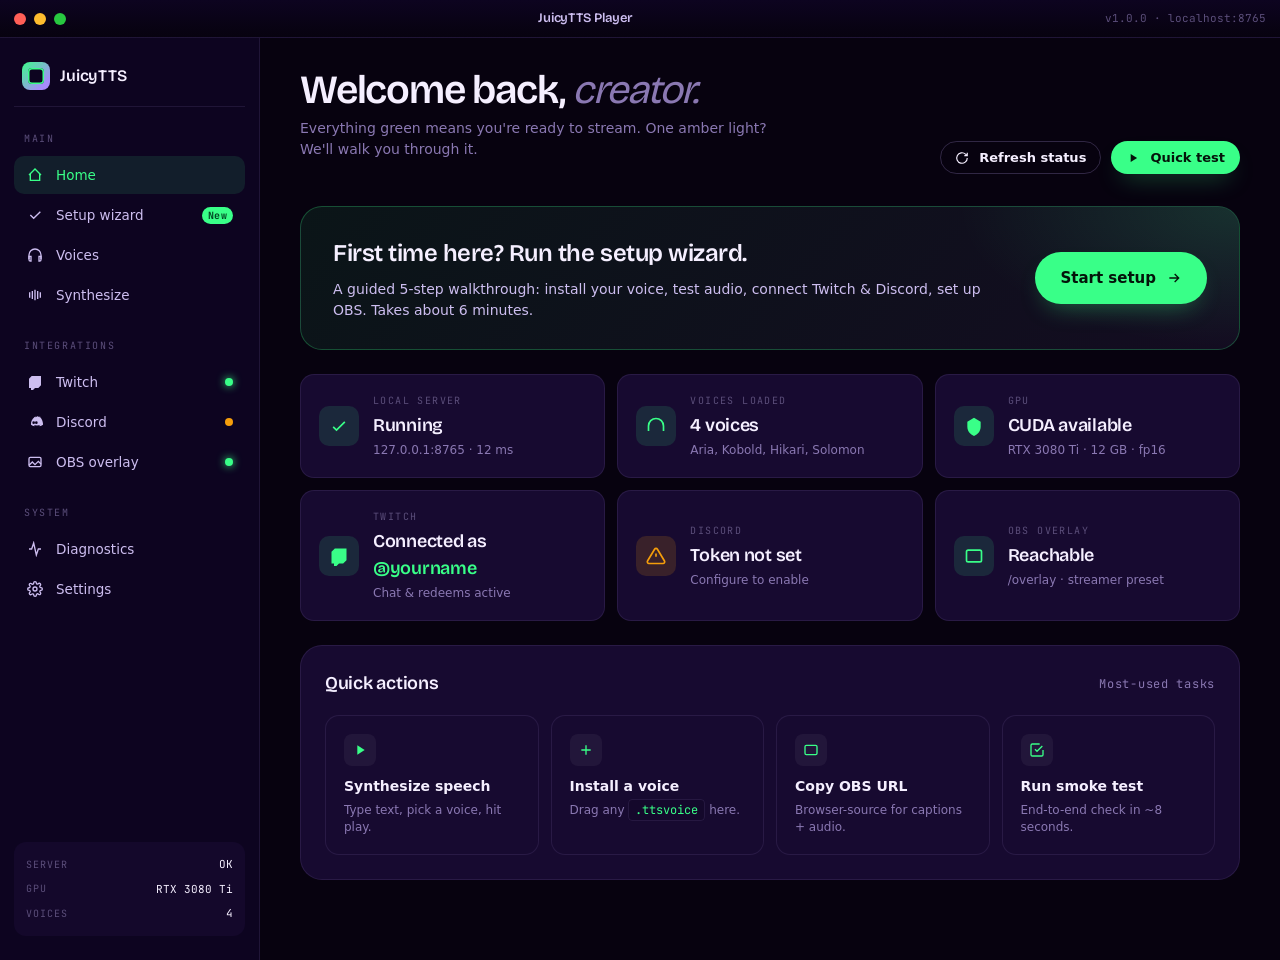
<file: player.html>
<!doctype html>
<html lang="en">
<head>
  <meta charset="utf-8">
  <meta name="viewport" content="width=device-width,initial-scale=1">
  <title>JuicyTTS Player · Desktop App Preview</title>

  <link rel="icon" type="image/svg+xml" href="favicon.svg">
  <meta name="theme-color" content="#0d0420">

  <link rel="preconnect" href="https://fonts.googleapis.com">
  <link rel="preconnect" href="https://fonts.gstatic.com" crossorigin>
  <link href="https://fonts.googleapis.com/css2?family=Bricolage+Grotesque:opsz,wght@12..96,400;12..96,500;12..96,600;12..96,700&family=JetBrains+Mono:wght@400;500&display=swap" rel="stylesheet">

  <link rel="stylesheet" href="assets/styles.css">
  <link rel="stylesheet" href="assets/player.css">
</head>

<body>

<div class="player-shell">

  <!-- ===== Title bar (fake OS chrome) ===== -->
  <div class="titlebar">
    <div class="traffic"><i></i><i></i><i></i></div>
    <div class="title">JuicyTTS Player</div>
    <div class="ver">v1.0.0 · localhost:8765</div>
  </div>

  <!-- ===== Sidebar ===== -->
  <aside class="sidebar">
    <div class="sidebar-brand">
      <span class="mark"></span>
      <span class="name">JuicyTTS</span>
    </div>

    <div class="nav-group">
      <div class="nav-label">Main</div>
      <button class="nav-item active" data-target="home">
        <span class="icon"><svg width="16" height="16" viewBox="0 0 24 24" fill="none" stroke="currentColor" stroke-width="2"><path d="M3 12l9-9 9 9M5 10v10h14V10"/></svg></span>
        Home
      </button>
      <button class="nav-item" data-target="wizard">
        <span class="icon"><svg width="16" height="16" viewBox="0 0 24 24" fill="none" stroke="currentColor" stroke-width="2"><path d="M5 12l5 5L20 7"/></svg></span>
        Setup wizard
        <span class="badge">New</span>
      </button>
      <button class="nav-item" data-target="voices">
        <span class="icon"><svg width="16" height="16" viewBox="0 0 24 24" fill="none" stroke="currentColor" stroke-width="2"><path d="M3 18v-6a9 9 0 0 1 18 0v6"/><path d="M21 19a2 2 0 0 1-2 2h-1v-7h3zM3 19a2 2 0 0 0 2 2h1v-7H3z"/></svg></span>
        Voices
      </button>
      <button class="nav-item" data-target="synth">
        <span class="icon"><svg width="16" height="16" viewBox="0 0 24 24" fill="none" stroke="currentColor" stroke-width="2"><path d="M12 4v16M4 8v8M8 6v12M16 6v12M20 8v8"/></svg></span>
        Synthesize
      </button>
    </div>

    <div class="nav-group">
      <div class="nav-label">Integrations</div>
      <button class="nav-item" data-target="twitch">
        <span class="icon"><svg width="16" height="16" viewBox="0 0 24 24" fill="currentColor"><path d="M3 7l4-4h14v14l-4 4h-5l-3 3H6v-3H3zM7 5h13v11M11 9v5M16 9v5"/></svg></span>
        Twitch
        <span class="dot green"></span>
      </button>
      <button class="nav-item" data-target="discord">
        <span class="icon"><svg width="16" height="16" viewBox="0 0 24 24" fill="currentColor"><path d="M20.5 4.5A18 18 0 0 0 16 3l-.2.4a14 14 0 0 1 4 1.4 13 13 0 0 0-7.8 0 14 14 0 0 1 4-1.4L15.8 3a18 18 0 0 0-4.5 1.5C7 8 5.8 12 6 16c1.7 1.3 3.4 2 5 2.5l.6-1.4a8 8 0 0 1-2-1c1.6.7 3.4 1 5.4 1s3.8-.3 5.4-1a8 8 0 0 1-2 1l.6 1.4c1.6-.5 3.3-1.2 5-2.5.2-4.2-1.2-8-4.5-11.5zM10 15a2 2 0 1 1 0-4 2 2 0 0 1 0 4zM14 15a2 2 0 1 1 0-4 2 2 0 0 1 0 4z"/></svg></span>
        Discord
        <span class="dot amber"></span>
      </button>
      <button class="nav-item" data-target="obs">
        <span class="icon"><svg width="16" height="16" viewBox="0 0 24 24" fill="none" stroke="currentColor" stroke-width="2"><rect x="3" y="5" width="18" height="14" rx="2"/><path d="M3 17l5-5 4 4 5-5 4 4"/></svg></span>
        OBS overlay
        <span class="dot green"></span>
      </button>
    </div>

    <div class="nav-group">
      <div class="nav-label">System</div>
      <button class="nav-item" data-target="diagnostics">
        <span class="icon"><svg width="16" height="16" viewBox="0 0 24 24" fill="none" stroke="currentColor" stroke-width="2"><path d="M3 12h4l3-9 4 18 3-9h4"/></svg></span>
        Diagnostics
      </button>
      <button class="nav-item" data-target="settings">
        <span class="icon"><svg width="16" height="16" viewBox="0 0 24 24" fill="none" stroke="currentColor" stroke-width="2"><circle cx="12" cy="12" r="3"/><path d="M19.4 15a1.7 1.7 0 0 0 .3 1.8l.1.1a2 2 0 1 1-2.8 2.8l-.1-.1a1.7 1.7 0 0 0-1.8-.3 1.7 1.7 0 0 0-1 1.5V21a2 2 0 0 1-4 0v-.1a1.7 1.7 0 0 0-1.1-1.5 1.7 1.7 0 0 0-1.8.3l-.1.1a2 2 0 1 1-2.8-2.8l.1-.1a1.7 1.7 0 0 0 .3-1.8 1.7 1.7 0 0 0-1.5-1H3a2 2 0 0 1 0-4h.1a1.7 1.7 0 0 0 1.5-1.1 1.7 1.7 0 0 0-.3-1.8l-.1-.1a2 2 0 1 1 2.8-2.8l.1.1a1.7 1.7 0 0 0 1.8.3H9a1.7 1.7 0 0 0 1-1.5V3a2 2 0 0 1 4 0v.1a1.7 1.7 0 0 0 1 1.5 1.7 1.7 0 0 0 1.8-.3l.1-.1a2 2 0 1 1 2.8 2.8l-.1.1a1.7 1.7 0 0 0-.3 1.8V9a1.7 1.7 0 0 0 1.5 1H21a2 2 0 0 1 0 4h-.1a1.7 1.7 0 0 0-1.5 1z"/></svg></span>
        Settings
      </button>
    </div>

    <div class="sidebar-footer">
      <div class="row"><span class="label">Server</span><span class="val"><span class="dot green" style="display:inline-block; vertical-align: middle; margin-right:4px;"></span>OK</span></div>
      <div class="row"><span class="label">GPU</span><span class="val">RTX 3080 Ti</span></div>
      <div class="row"><span class="label">Voices</span><span class="val">4</span></div>
    </div>
  </aside>

  <!-- ===== Main pane ===== -->
  <main class="main">

    <!-- ============ HOME ============ -->
    <section class="section active" id="home">
      <div class="page-head">
        <div>
          <h1>Welcome back, <em>creator.</em></h1>
          <p class="sub">Everything green means you're ready to stream. One amber light? We'll walk you through it.</p>
        </div>
        <div class="actions">
          <button class="btn btn-ghost btn-sm">
            <svg width="14" height="14" viewBox="0 0 24 24" fill="none" stroke="currentColor" stroke-width="2"><path d="M21 12a9 9 0 1 1-3-6.7L21 8M21 3v5h-5"/></svg>
            Refresh status
          </button>
          <button class="btn btn-primary btn-sm">
            <svg width="14" height="14" viewBox="0 0 24 24" fill="currentColor"><path d="M8 5v14l11-7z"/></svg>
            Quick test
          </button>
        </div>
      </div>

      <div class="first-time">
        <div class="ft-content">
          <h2>First time here? Run the setup wizard.</h2>
          <p>A guided 5-step walkthrough: install your voice, test audio, connect Twitch &amp; Discord, set up OBS. Takes about 6 minutes.</p>
        </div>
        <div class="ft-cta">
          <button class="btn btn-primary" data-jump="wizard">
            Start setup
            <svg class="arr" viewBox="0 0 24 24" fill="none" stroke="currentColor" stroke-width="2"><path d="M5 12h14M13 6l6 6-6 6"/></svg>
          </button>
        </div>
      </div>

      <div class="status-grid">
        <div class="status-card">
          <div class="stat-icon ok"><svg width="20" height="20" viewBox="0 0 24 24" fill="none" stroke="currentColor" stroke-width="2"><path d="M5 13l4 4L19 7"/></svg></div>
          <div class="stat-meta">
            <div class="label">Local server</div>
            <div class="val">Running</div>
            <div class="sub">127.0.0.1:8765 · 12 ms</div>
          </div>
        </div>
        <div class="status-card">
          <div class="stat-icon ok"><svg width="20" height="20" viewBox="0 0 24 24" fill="none" stroke="currentColor" stroke-width="2"><path d="M3 18v-6a9 9 0 0 1 18 0v6"/></svg></div>
          <div class="stat-meta">
            <div class="label">Voices loaded</div>
            <div class="val">4 voices</div>
            <div class="sub">Aria, Kobold, Hikari, Solomon</div>
          </div>
        </div>
        <div class="status-card">
          <div class="stat-icon ok"><svg width="20" height="20" viewBox="0 0 24 24" fill="currentColor"><path d="M12 2L4 7v6c0 5 3.5 9.5 8 11 4.5-1.5 8-6 8-11V7l-8-5z"/></svg></div>
          <div class="stat-meta">
            <div class="label">GPU</div>
            <div class="val">CUDA available</div>
            <div class="sub">RTX 3080 Ti · 12 GB · fp16</div>
          </div>
        </div>
        <div class="status-card">
          <div class="stat-icon ok"><svg width="20" height="20" viewBox="0 0 24 24" fill="currentColor"><path d="M3 7l4-4h14v14l-4 4h-5l-3 3H6v-3H3z"/></svg></div>
          <div class="stat-meta">
            <div class="label">Twitch</div>
            <div class="val">Connected as <span class="green">@yourname</span></div>
            <div class="sub">Chat &amp; redeems active</div>
          </div>
        </div>
        <div class="status-card">
          <div class="stat-icon warn"><svg width="20" height="20" viewBox="0 0 24 24" fill="none" stroke="currentColor" stroke-width="2"><path d="M12 9v4M12 17h.01M10.3 3.86L1.82 18a2 2 0 0 0 1.71 3h16.94a2 2 0 0 0 1.71-3L13.71 3.86a2 2 0 0 0-3.42 0z"/></svg></div>
          <div class="stat-meta">
            <div class="label">Discord</div>
            <div class="val">Token not set</div>
            <div class="sub">Configure to enable</div>
          </div>
        </div>
        <div class="status-card">
          <div class="stat-icon ok"><svg width="20" height="20" viewBox="0 0 24 24" fill="none" stroke="currentColor" stroke-width="2"><rect x="3" y="5" width="18" height="14" rx="2"/></svg></div>
          <div class="stat-meta">
            <div class="label">OBS overlay</div>
            <div class="val">Reachable</div>
            <div class="sub">/overlay · streamer preset</div>
          </div>
        </div>
      </div>

      <div class="panel mt-24">
        <div class="panel-head">
          <h3>Quick actions</h3>
          <span class="meta">Most-used tasks</span>
        </div>
        <div class="quick-actions">
          <button class="quick-action" data-jump="synth">
            <div class="qa-icon"><svg width="16" height="16" viewBox="0 0 24 24" fill="currentColor"><path d="M8 5v14l11-7z"/></svg></div>
            <div class="qa-title">Synthesize speech</div>
            <div class="qa-desc">Type text, pick a voice, hit play.</div>
          </button>
          <button class="quick-action" data-jump="voices">
            <div class="qa-icon"><svg width="16" height="16" viewBox="0 0 24 24" fill="none" stroke="currentColor" stroke-width="2"><path d="M12 5v14M5 12h14"/></svg></div>
            <div class="qa-title">Install a voice</div>
            <div class="qa-desc">Drag any <code class="code-inline">.ttsvoice</code> here.</div>
          </button>
          <button class="quick-action" data-jump="obs">
            <div class="qa-icon"><svg width="16" height="16" viewBox="0 0 24 24" fill="none" stroke="currentColor" stroke-width="2"><rect x="3" y="5" width="18" height="14" rx="2"/></svg></div>
            <div class="qa-title">Copy OBS URL</div>
            <div class="qa-desc">Browser-source for captions + audio.</div>
          </button>
          <button class="quick-action" data-jump="diagnostics">
            <div class="qa-icon"><svg width="16" height="16" viewBox="0 0 24 24" fill="none" stroke="currentColor" stroke-width="2"><path d="M9 11l3 3 8-8M21 12v7a2 2 0 0 1-2 2H5a2 2 0 0 1-2-2V5a2 2 0 0 1 2-2h11"/></svg></div>
            <div class="qa-title">Run smoke test</div>
            <div class="qa-desc">End-to-end check in ~8 seconds.</div>
          </button>
        </div>
      </div>
    </section>

    <!-- ============ SETUP WIZARD (abbreviated for preview) ============ -->
    <section class="section" id="wizard">
      <div class="page-head">
        <div>
          <h1>Setup <em>wizard</em></h1>
          <p class="sub">Five steps. You'll be live by the end.</p>
        </div>
      </div>
      <div class="wizard">
        <div class="wizard-steps" id="wizardSteps">
          <div class="wizard-step done" data-step="1"><div class="num">✓</div><div class="label">Welcome</div></div>
          <div class="wizard-step current" data-step="2"><div class="num">2</div><div class="label">Install voice</div></div>
          <div class="wizard-step" data-step="3"><div class="num">3</div><div class="label">Test audio</div></div>
          <div class="wizard-step" data-step="4"><div class="num">4</div><div class="label">Connect chat</div></div>
          <div class="wizard-step" data-step="5"><div class="num">5</div><div class="label">Set up OBS</div></div>
        </div>
        <div class="wizard-body">
          <h2>Install your first voice</h2>
          <p class="intro">When you commissioned a voice from us, we sent you a <code class="code-inline">.ttsvoice</code> file. Drop it below to install.</p>
          <div class="dropzone">
            <svg width="40" height="40" viewBox="0 0 24 24" fill="none" stroke="var(--accent)" stroke-width="1.5"><path d="M21 15v4a2 2 0 0 1-2 2H5a2 2 0 0 1-2-2v-4M17 8l-5-5-5 5M12 3v12"/></svg>
            <h4>Drop your .ttsvoice file here</h4>
            <p style="margin: 4px 0 14px;">or</p>
            <button class="btn btn-primary btn-sm">Browse for file</button>
          </div>
        </div>
        <div class="wizard-foot">
          <button class="btn btn-ghost btn-sm" id="wizPrev">← Back</button>
          <div class="row" style="gap: 12px;">
            <button class="btn btn-ghost btn-sm" id="wizSkip">Skip for now</button>
            <button class="btn btn-primary btn-sm" id="wizNext">Next: test audio <svg class="arr" viewBox="0 0 24 24" fill="none" stroke="currentColor" stroke-width="2"><path d="M5 12h14M13 6l6 6-6 6"/></svg></button>
          </div>
        </div>
      </div>
    </section>

    <!-- ============ VOICES ============ -->
    <section class="section" id="voices">
      <div class="page-head">
        <div><h1>Your <em>voices</em></h1><p class="sub">Click to set default. Drag a .ttsvoice to install.</p></div>
        <div class="actions">
          <button class="btn btn-primary btn-sm">+ Install .ttsvoice</button>
        </div>
      </div>
      <div class="voice-list">
        <div class="voice-card active">
          <div class="voice-card-head"><div class="v-avatar" style="background: linear-gradient(135deg, #39ff88, #1faa5d);">A</div><span class="status-pill ok">Default</span></div>
          <div><h4>Aria</h4><div class="v-meta">warm · neutral · EN · 5 styles</div></div>
          <div class="v-actions"><button class="btn btn-dark btn-sm">▶ Preview</button><button class="btn btn-ghost btn-sm">Manage</button></div>
        </div>
        <div class="voice-card">
          <div class="voice-card-head"><div class="v-avatar" style="background: linear-gradient(135deg, #a78bfa, #6d28d9);">K</div></div>
          <div><h4>Kobold</h4><div class="v-meta">gravel · dramatic · EN · 3 styles</div></div>
          <div class="v-actions"><button class="btn btn-dark btn-sm">▶ Preview</button><button class="btn btn-ghost btn-sm">Set default</button></div>
        </div>
        <div class="voice-card">
          <div class="voice-card-head"><div class="v-avatar" style="background: linear-gradient(135deg, #f9a8d4, #d946ef);">H</div></div>
          <div><h4>Hikari</h4><div class="v-meta">bright · cheerful · JP/EN · 5 styles</div></div>
          <div class="v-actions"><button class="btn btn-dark btn-sm">▶ Preview</button><button class="btn btn-ghost btn-sm">Set default</button></div>
        </div>
        <div class="voice-card">
          <div class="voice-card-head"><div class="v-avatar" style="background: linear-gradient(135deg, #fbbf24, #d97706);">S</div></div>
          <div><h4>Solomon</h4><div class="v-meta">narrator · calm · EN · 4 styles</div></div>
          <div class="v-actions"><button class="btn btn-dark btn-sm">▶ Preview</button><button class="btn btn-ghost btn-sm">Set default</button></div>
        </div>
      </div>
    </section>

    <!-- Remaining sections (synth, twitch, discord, obs, diagnostics, settings) omitted from preview for brevity -->
    <section class="section" id="synth"><div class="page-head"><div><h1>Synthesize</h1></div></div><p style="color:var(--ink-3); padding: 40px 0; text-align:center;">Full synthesize panel — available in the real desktop app.</p></section>
    <section class="section" id="twitch"><div class="page-head"><div><h1>Twitch <em>integration</em></h1></div></div><p style="color:var(--ink-3); padding: 40px 0; text-align:center;">Twitch setup panel — available in the real desktop app.</p></section>
    <section class="section" id="discord"><div class="page-head"><div><h1>Discord <em>integration</em></h1></div></div><p style="color:var(--ink-3); padding: 40px 0; text-align:center;">Discord setup panel — available in the real desktop app.</p></section>
    <section class="section" id="obs"><div class="page-head"><div><h1>OBS <em>overlay</em></h1></div></div><p style="color:var(--ink-3); padding: 40px 0; text-align:center;">OBS overlay panel — available in the real desktop app.</p></section>
    <section class="section" id="diagnostics"><div class="page-head"><div><h1>Diagnostics</h1></div></div><p style="color:var(--ink-3); padding: 40px 0; text-align:center;">Diagnostics panel — available in the real desktop app.</p></section>
    <section class="section" id="settings"><div class="page-head"><div><h1>Settings</h1></div></div><p style="color:var(--ink-3); padding: 40px 0; text-align:center;">Settings panel — available in the real desktop app.</p></section>

  </main>
</div>

<script>
  document.querySelectorAll('.nav-item').forEach(btn => {
    btn.addEventListener('click', () => {
      const target = btn.dataset.target;
      document.querySelectorAll('.nav-item').forEach(b => b.classList.remove('active'));
      btn.classList.add('active');
      document.querySelectorAll('.section').forEach(s => s.classList.remove('active'));
      document.getElementById(target).classList.add('active');
      window.scrollTo({ top: 0, behavior: 'instant' });
    });
  });
  document.querySelectorAll('[data-jump]').forEach(btn => {
    btn.addEventListener('click', () => {
      const nav = document.querySelector(`.nav-item[data-target="${btn.dataset.jump}"]`);
      if (nav) nav.click();
    });
  });
  let wizardStep = 2;
  const wizardSteps = document.querySelectorAll('.wizard-step');
  function setWizardStep(n) {
    wizardStep = Math.max(1, Math.min(5, n));
    wizardSteps.forEach((s, i) => {
      const k = i + 1;
      s.classList.remove('done', 'current');
      if (k < wizardStep) s.classList.add('done');
      if (k === wizardStep) s.classList.add('current');
      s.querySelector('.num').textContent = (k < wizardStep) ? '✓' : k;
    });
  }
  document.getElementById('wizNext')?.addEventListener('click', () => setWizardStep(wizardStep + 1));
  document.getElementById('wizPrev')?.addEventListener('click', () => setWizardStep(wizardStep - 1));
  wizardSteps.forEach((s, i) => s.addEventListener('click', () => setWizardStep(i + 1)));
</script>

</body>
</html>
</file>
<file: assets/styles.css>
/* ============================================================
   JuicyTTS — shared design tokens + marketing site styles
   ============================================================ */

:root {
  /* Palette — midnight purple + neon green */
  --bg-0: #07020f;
  --bg-1: #0d0420;
  --bg-2: #14082b;
  --bg-3: #1d0d3d;
  --bg-card: #170a30;
  --border: rgba(196, 169, 255, 0.10);
  --border-strong: rgba(196, 169, 255, 0.22);

  --ink: #f5efff;
  --ink-2: #cdbef0;
  --ink-3: #8a78b2;
  --ink-4: #5b4e7a;

  --accent: #39ff88;            /* signal green */
  --accent-deep: #1faa5d;
  --accent-glow: rgba(57, 255, 136, 0.35);
  --violet: #a78bfa;
  --magenta: #d946ef;

  /* Type */
  --font-display: 'Bricolage Grotesque', 'Inter', system-ui, sans-serif;
  --font-sans: 'Geist', 'Inter', system-ui, -apple-system, Segoe UI, sans-serif;
  --font-mono: 'JetBrains Mono', ui-monospace, 'SFMono-Regular', Menlo, monospace;

  --radius-sm: 8px;
  --radius: 14px;
  --radius-lg: 22px;
  --radius-xl: 32px;

  --shadow-glow: 0 0 0 1px rgba(57, 255, 136, 0.4),
                 0 12px 40px -10px rgba(57, 255, 136, 0.45);
}

* { box-sizing: border-box; }
html, body { margin: 0; padding: 0; }
body {
  font-family: var(--font-sans);
  background: var(--bg-0);
  color: var(--ink);
  line-height: 1.5;
  font-size: 16px;
  -webkit-font-smoothing: antialiased;
  text-rendering: optimizeLegibility;
  overflow-x: hidden;
}

a { color: inherit; text-decoration: none; }
button { font-family: inherit; }
img { max-width: 100%; display: block; }

/* ---- Atmospheric background -------------------------------- */
.atmosphere {
  position: fixed; inset: 0; z-index: 0; pointer-events: none;
  background:
    radial-gradient(900px 600px at 80% -10%, rgba(167, 139, 250, 0.18), transparent 60%),
    radial-gradient(700px 500px at 0% 30%, rgba(57, 255, 136, 0.08), transparent 60%),
    radial-gradient(1200px 800px at 50% 110%, rgba(217, 70, 239, 0.10), transparent 60%);
}
.atmosphere::before {
  content: ""; position: absolute; inset: 0;
  background-image:
    linear-gradient(rgba(196, 169, 255, 0.04) 1px, transparent 1px),
    linear-gradient(90deg, rgba(196, 169, 255, 0.04) 1px, transparent 1px);
  background-size: 80px 80px;
  mask-image: radial-gradient(ellipse 60% 80% at 50% 30%, #000 30%, transparent 75%);
}

.grain {
  position: fixed; inset: 0; z-index: 1; pointer-events: none;
  opacity: 0.06;
  background-image: url("data:image/svg+xml;utf8,<svg xmlns='http://www.w3.org/2000/svg' width='200' height='200'><filter id='n'><feTurbulence type='fractalNoise' baseFrequency='0.85' numOctaves='2' stitchTiles='stitch'/><feColorMatrix values='0 0 0 0 1 0 0 0 0 1 0 0 0 0 1 0 0 0 0.6 0'/></filter><rect width='100%' height='100%' filter='url(%23n)'/></svg>");
  mix-blend-mode: overlay;
}

/* ---- Layout primitives ------------------------------------- */
.wrap {
  max-width: 1320px;
  margin: 0 auto;
  padding: 0 32px;
  position: relative;
  z-index: 2;
}
@media (max-width: 720px) {
  .wrap { padding: 0 20px; }
}

.eyebrow {
  font-family: var(--font-mono);
  font-size: 11px;
  letter-spacing: 0.18em;
  text-transform: uppercase;
  color: var(--ink-3);
  display: inline-flex;
  align-items: center;
  gap: 10px;
}
.eyebrow::before {
  content: ""; width: 6px; height: 6px; border-radius: 50%;
  background: var(--accent); box-shadow: 0 0 12px var(--accent);
}

/* ---- Typography -------------------------------------------- */
.h-display {
  font-family: var(--font-display);
  font-weight: 600;
  letter-spacing: -0.035em;
  line-height: 0.92;
  font-size: clamp(56px, 10vw, 152px);
  font-variation-settings: "wdth" 110;
  text-wrap: balance;
}
.h-display em {
  font-style: italic;
  font-weight: 500;
  color: var(--accent);
  font-variation-settings: "wdth" 90;
}
.h-section {
  font-family: var(--font-display);
  font-weight: 600;
  letter-spacing: -0.03em;
  line-height: 0.98;
  font-size: clamp(40px, 6vw, 88px);
  text-wrap: balance;
}
.h-section em { font-style: italic; color: var(--ink-3); font-weight: 400; }
.h-card {
  font-family: var(--font-display);
  font-weight: 600;
  letter-spacing: -0.02em;
  font-size: 22px;
  line-height: 1.15;
}
.lede {
  font-size: clamp(17px, 1.4vw, 21px);
  color: var(--ink-2);
  line-height: 1.55;
  max-width: 56ch;
  text-wrap: pretty;
}
.mono { font-family: var(--font-mono); font-size: 12px; letter-spacing: 0.04em; }

/* ---- Buttons ----------------------------------------------- */
.btn {
  display: inline-flex;
  align-items: center;
  gap: 10px;
  padding: 16px 24px;
  border-radius: 999px;
  font-family: var(--font-sans);
  font-size: 15px;
  font-weight: 600;
  border: 1px solid transparent;
  cursor: pointer;
  transition: transform 0.15s ease, background 0.2s, border-color 0.2s, box-shadow 0.25s;
  text-decoration: none;
  white-space: nowrap;
}
.btn:active { transform: translateY(1px); }

.btn-primary {
  background: var(--accent);
  color: #04140a;
  box-shadow: 0 0 0 0 var(--accent-glow), 0 12px 24px -10px var(--accent-glow);
}
.btn-primary:hover {
  box-shadow: 0 0 0 6px rgba(57, 255, 136, 0.12), 0 18px 36px -10px var(--accent-glow);
}

.btn-ghost {
  background: transparent;
  color: var(--ink);
  border-color: var(--border-strong);
}
.btn-ghost:hover {
  border-color: var(--ink-2);
  background: rgba(255, 255, 255, 0.03);
}

.btn-dark {
  background: var(--bg-3);
  color: var(--ink);
  border-color: var(--border);
}
.btn-dark:hover { background: #261551; }

.btn .arr {
  width: 16px; height: 16px; transition: transform 0.2s;
}
.btn:hover .arr { transform: translateX(3px); }

/* ---- Nav --------------------------------------------------- */
.nav {
  position: sticky; top: 0; z-index: 50;
  backdrop-filter: blur(18px);
  background: rgba(7, 2, 15, 0.65);
  border-bottom: 1px solid var(--border);
}
.nav-inner {
  display: flex; align-items: center; justify-content: space-between;
  height: 68px;
}
.logo {
  display: flex; align-items: center; gap: 10px;
  font-family: var(--font-display);
  font-weight: 600;
  font-size: 18px;
  letter-spacing: -0.02em;
}
.logo-mark {
  width: 28px; height: 28px; border-radius: 8px;
  background: linear-gradient(135deg, var(--accent) 0%, var(--violet) 80%);
  position: relative;
}
.logo-mark::after {
  content: ""; position: absolute; inset: 6px;
  border-radius: 4px;
  background: var(--bg-0);
  box-shadow: inset 0 0 0 1.5px var(--accent);
}
.nav-links {
  display: flex; gap: 32px; font-size: 14px; color: var(--ink-2);
}
.nav-links a { transition: color 0.15s; }
.nav-links a:hover { color: var(--accent); }
@media (max-width: 880px) {
  .nav-links { display: none; }
}

/* ---- Hero -------------------------------------------------- */
.hero {
  padding: 80px 0 60px;
  position: relative;
}
.hero-grid {
  display: grid;
  grid-template-columns: minmax(0, 1.4fr) minmax(0, 1fr);
  gap: 60px;
  align-items: end;
}
@media (max-width: 1000px) {
  .hero-grid { grid-template-columns: 1fr; gap: 40px; }
}
.hero h1 {
  margin: 24px 0 28px;
}
.hero-side {
  display: flex; flex-direction: column; gap: 24px;
  padding-bottom: 12px;
}
.hero-ctas { display: flex; gap: 12px; flex-wrap: wrap; margin-top: 8px; }

.hero-pack-chip {
  display: inline-flex; align-items: center; gap: 12px;
  margin-top: 22px; padding: 10px 14px 10px 10px;
  background: rgba(57, 255, 136, 0.06);
  border: 1px solid rgba(57, 255, 136, 0.28);
  border-radius: 999px;
  color: var(--ink-2); font-size: 13px;
  text-decoration: none;
  transition: background 0.2s, border-color 0.2s, transform 0.2s;
  max-width: 100%;
}
.hero-pack-chip:hover {
  background: rgba(57, 255, 136, 0.12);
  border-color: rgba(57, 255, 136, 0.55);
  transform: translateY(-1px);
}
.hero-pack-chip-tag {
  font-family: var(--font-mono); font-size: 10px;
  letter-spacing: 0.16em; text-transform: uppercase;
  background: var(--accent); color: #042;
  padding: 4px 8px; border-radius: 999px; font-weight: 700;
}
.hero-pack-chip .arr { width: 14px; height: 14px; color: var(--accent); }

/* Audition player */
.audition {
  background: linear-gradient(180deg, var(--bg-card) 0%, var(--bg-2) 100%);
  border: 1px solid var(--border);
  border-radius: var(--radius-lg);
  padding: 24px;
  position: relative;
  overflow: hidden;
}
.audition::before {
  content: ""; position: absolute; top: -1px; left: 20px; right: 20px; height: 1px;
  background: linear-gradient(90deg, transparent, var(--accent), transparent);
  opacity: 0.6;
}
.audition-head {
  display: flex; justify-content: space-between; align-items: center;
  margin-bottom: 20px;
}
.audition-head h3 {
  font-family: var(--font-display); font-weight: 600; font-size: 16px; margin: 0;
}
.live-dot {
  display: inline-flex; gap: 6px; align-items: center;
  font-family: var(--font-mono); font-size: 10px; color: var(--accent);
  letter-spacing: 0.12em; text-transform: uppercase;
}
.live-dot::before {
  content: ""; width: 8px; height: 8px; border-radius: 50%;
  background: var(--accent); animation: pulse 1.8s ease-in-out infinite;
}
@keyframes pulse {
  0%, 100% { opacity: 1; box-shadow: 0 0 0 0 var(--accent-glow); }
  50% { opacity: 0.7; box-shadow: 0 0 0 8px rgba(57, 255, 136, 0); }
}

.voice-rows { display: flex; flex-direction: column; gap: 10px; }
.voice-row {
  display: grid;
  grid-template-columns: auto 1fr auto;
  gap: 14px;
  align-items: center;
  padding: 12px;
  border-radius: var(--radius);
  background: rgba(255, 255, 255, 0.025);
  border: 1px solid transparent;
  cursor: pointer;
  transition: background 0.2s, border-color 0.2s;
}
.voice-row:hover { background: rgba(255, 255, 255, 0.05); }
.voice-row.playing {
  border-color: var(--accent);
  background: rgba(57, 255, 136, 0.06);
}
.play-btn {
  width: 40px; height: 40px;
  border-radius: 50%;
  border: none;
  background: var(--accent);
  color: #042; cursor: pointer;
  display: grid; place-items: center;
  flex: 0 0 auto;
  transition: transform 0.15s;
}
.play-btn:hover { transform: scale(1.06); }
.voice-row:not(.playing) .play-btn {
  background: rgba(245, 239, 255, 0.08);
  color: var(--ink);
}
.voice-meta { min-width: 0; }
.voice-name {
  font-weight: 600; font-size: 14px; margin-bottom: 2px;
  display: flex; align-items: center; gap: 8px;
}
.voice-tag {
  font-family: var(--font-mono); font-size: 10px;
  color: var(--ink-3); letter-spacing: 0.08em; text-transform: uppercase;
}
.voice-wave {
  height: 22px;
  display: flex; align-items: center; gap: 2px;
}
.voice-wave i {
  display: block; width: 2px; background: var(--ink-3); border-radius: 1px;
  transition: background 0.3s;
}
.voice-row.playing .voice-wave i { background: var(--accent); }
.voice-duration {
  font-family: var(--font-mono); font-size: 11px; color: var(--ink-3);
}

/* Big waveform behind hero text */
.hero-wave {
  position: absolute;
  inset: auto 0 -40px 0;
  height: 160px;
  pointer-events: none;
  opacity: 0.4;
  z-index: -1;
}

/* Marquee under hero */
.marquee {
  border-top: 1px solid var(--border);
  border-bottom: 1px solid var(--border);
  padding: 16px 0;
  overflow: hidden;
  white-space: nowrap;
  background: rgba(13, 4, 32, 0.6);
}
.marquee-track {
  display: inline-flex; gap: 48px;
  animation: scroll 40s linear infinite;
  font-family: var(--font-mono); font-size: 12px;
  color: var(--ink-3); letter-spacing: 0.18em; text-transform: uppercase;
}
.marquee-track span { display: inline-flex; align-items: center; gap: 16px; }
.marquee-track span::after {
  content: "✦"; color: var(--accent); margin-left: 16px;
}
@keyframes scroll {
  from { transform: translateX(0); }
  to   { transform: translateX(-50%); }
}

/* ---- Sections ---------------------------------------------- */
section { position: relative; z-index: 2; }
.section-pad { padding: 120px 0; }
.section-pad-sm { padding: 80px 0; }

.section-head {
  display: flex; align-items: flex-end; justify-content: space-between;
  gap: 40px; margin-bottom: 60px; flex-wrap: wrap;
}
.section-head .section-title { flex: 1 1 auto; min-width: 0; }
.section-head .section-aside {
  max-width: 380px;
  color: var(--ink-2);
  font-size: 16px;
}

/* ---- Process ----------------------------------------------- */
.process {
  display: grid;
  grid-template-columns: repeat(4, 1fr);
  gap: 0;
  border: 1px solid var(--border);
  border-radius: var(--radius-lg);
  overflow: hidden;
  background: var(--bg-1);
}
@media (max-width: 880px) { .process { grid-template-columns: 1fr 1fr; } }
.process-step {
  padding: 32px 28px 36px;
  border-right: 1px solid var(--border);
  position: relative;
}
.process-step:last-child { border-right: none; }
@media (max-width: 880px) {
  .process-step:nth-child(2) { border-right: none; }
  .process-step:nth-child(-n+2) { border-bottom: 1px solid var(--border); }
}
.process-num {
  font-family: var(--font-mono); font-size: 11px; color: var(--accent);
  letter-spacing: 0.12em; margin-bottom: 18px;
}
.process-step h4 {
  font-family: var(--font-display); font-weight: 600;
  font-size: 22px; margin: 0 0 10px; letter-spacing: -0.02em;
}
.process-step p {
  margin: 0; color: var(--ink-3); font-size: 14px; line-height: 1.5;
}
.process-arrow {
  position: absolute; right: -12px; top: 50%; transform: translateY(-50%);
  width: 24px; height: 24px; border-radius: 50%;
  background: var(--bg-0); border: 1px solid var(--border);
  display: grid; place-items: center;
  color: var(--ink-3);
  z-index: 1;
}
.process-step:last-child .process-arrow { display: none; }
@media (max-width: 880px) {
  .process-step:nth-child(2) .process-arrow { display: none; }
}

/* ---- Feature grid ------------------------------------------ */
.features {
  display: grid;
  grid-template-columns: repeat(12, 1fr);
  gap: 16px;
  grid-auto-rows: minmax(160px, auto);
}
.feature {
  grid-column: span 4;
  background: var(--bg-card);
  border: 1px solid var(--border);
  border-radius: var(--radius-lg);
  padding: 28px;
  position: relative;
  overflow: hidden;
  transition: border-color 0.25s, transform 0.25s;
}
.feature:hover { border-color: var(--border-strong); transform: translateY(-2px); }
.feature .feat-icon {
  width: 44px; height: 44px;
  border-radius: 12px;
  background: rgba(57, 255, 136, 0.10);
  color: var(--accent);
  display: grid; place-items: center;
  margin-bottom: 24px;
}
.feature h4 {
  font-family: var(--font-display); font-weight: 600;
  font-size: 22px; margin: 0 0 10px; letter-spacing: -0.02em;
}
.feature p { margin: 0; color: var(--ink-3); font-size: 14px; line-height: 1.55; }

.feature.feat-wide { grid-column: span 8; min-height: 360px; padding: 36px; }
.feature.feat-tall { grid-column: span 4; }
.feature.feat-mid  { grid-column: span 6; }

@media (max-width: 980px) {
  .features { grid-template-columns: 1fr 1fr; }
  .feature, .feature.feat-wide, .feature.feat-tall, .feature.feat-mid { grid-column: span 2; }
}
@media (max-width: 620px) {
  .features { grid-template-columns: 1fr; }
  .feature, .feature.feat-wide, .feature.feat-tall, .feature.feat-mid { grid-column: span 1; }
}

/* Reference-audio diagram */
.ref-diagram {
  margin-top: 22px;
  display: grid;
  grid-template-columns: 1fr auto 1fr auto 1fr;
  align-items: center;
  gap: 16px;
}
.ref-node {
  background: rgba(255, 255, 255, 0.03);
  border: 1px solid var(--border);
  border-radius: var(--radius);
  padding: 14px;
  text-align: center;
}
.ref-node .mono { display: block; color: var(--ink-3); margin-bottom: 8px; }
.ref-node h5 { font-family: var(--font-display); font-weight: 600; font-size: 14px; margin: 0; }
.ref-arrow {
  color: var(--accent); font-family: var(--font-mono); font-size: 14px;
}
@media (max-width: 720px) {
  .ref-diagram { grid-template-columns: 1fr; }
  .ref-arrow { transform: rotate(90deg); justify-self: center; }
}

/* Mock terminal */
.terminal {
  background: #06010f;
  border-radius: var(--radius);
  border: 1px solid var(--border);
  padding: 14px 16px;
  font-family: var(--font-mono);
  font-size: 12px;
  color: var(--ink-2);
  margin-top: 22px;
  overflow: hidden;
}
.terminal-head {
  display: flex; gap: 6px; margin-bottom: 12px;
}
.terminal-head i {
  width: 10px; height: 10px; border-radius: 50%;
  background: var(--ink-4);
}
.terminal-head i:nth-child(1) { background: #ff5f57; }
.terminal-head i:nth-child(2) { background: #febc2e; }
.terminal-head i:nth-child(3) { background: #28c840; }
.terminal pre { margin: 0; white-space: pre-wrap; line-height: 1.6; }
.terminal .ok { color: var(--accent); }
.terminal .com { color: var(--ink-4); }
.terminal .str { color: #fbbf24; }

/* ---- Integrations strip ------------------------------------ */
.integrations-row {
  display: grid;
  grid-template-columns: repeat(5, 1fr);
  gap: 14px;
}
@media (max-width: 900px) { .integrations-row { grid-template-columns: 1fr 1fr; } }
.integration-card {
  background: var(--bg-card);
  border: 1px solid var(--border);
  border-radius: var(--radius);
  padding: 22px;
  text-align: left;
  display: flex; flex-direction: column; gap: 16px;
  min-height: 180px;
  transition: border-color 0.2s;
}
.integration-card:hover { border-color: var(--border-strong); }
.integration-card .glyph {
  width: 36px; height: 36px; border-radius: 10px;
  display: grid; place-items: center;
  color: var(--ink); font-size: 18px;
}
.integration-card h5 {
  font-family: var(--font-display); font-weight: 600; font-size: 17px;
  margin: 0; letter-spacing: -0.015em;
}
.integration-card p {
  margin: 0; font-size: 12.5px; color: var(--ink-3); line-height: 1.5;
}
.integration-card .pill {
  font-family: var(--font-mono); font-size: 10px;
  color: var(--accent); padding: 4px 8px; border-radius: 999px;
  background: rgba(57, 255, 136, 0.08);
  align-self: flex-start;
  letter-spacing: 0.1em; text-transform: uppercase;
}

/* ---- Pricing v2 (bolder spec-card style) ------------------ */
.pricing-grid {
  display: grid;
  grid-template-columns: 1fr 1fr 1.08fr 1fr;
  gap: 12px;
  align-items: stretch;
  position: relative;
}
@media (max-width: 1180px) { .pricing-grid { grid-template-columns: 1fr 1fr; } }
@media (max-width: 640px)  { .pricing-grid { grid-template-columns: 1fr; } }

.tier {
  background: var(--bg-card);
  border: 1px solid var(--border);
  border-radius: var(--radius-lg);
  padding: 0;
  display: flex; flex-direction: column;
  position: relative;
  overflow: hidden;
  transition: transform 0.25s ease, border-color 0.25s;
}
.tier:hover { transform: translateY(-4px); }
.tier.popular {
  background:
    radial-gradient(700px 320px at 50% -10%, rgba(57, 255, 136, 0.14), transparent 60%),
    linear-gradient(180deg, #1f0e44, #110626);
  border-color: rgba(57, 255, 136, 0.42);
  box-shadow: 0 30px 90px -30px rgba(57, 255, 136, 0.30);
  z-index: 1;
}
@media (min-width: 981px) {
  .tier.popular { transform: translateY(-12px); }
  .tier.popular:hover { transform: translateY(-16px); }
}

/* Massive tier number watermark */
.tier-num {
  position: absolute;
  top: -12px; right: -8px;
  font-family: var(--font-display);
  font-weight: 700;
  font-size: 220px;
  line-height: 1;
  letter-spacing: -0.08em;
  color: rgba(245, 239, 255, 0.025);
  pointer-events: none;
  z-index: 0;
  font-variation-settings: "wdth" 75;
}
.tier.popular .tier-num { color: rgba(57, 255, 136, 0.07); }

.tier-body {
  padding: 32px 24px 26px;
  display: flex; flex-direction: column;
  flex: 1;
  position: relative; z-index: 1;
}

.tier-badge {
  position: absolute; top: 16px; right: 16px;
  font-family: var(--font-mono); font-size: 10px;
  letter-spacing: 0.16em; text-transform: uppercase;
  background: var(--accent); color: #042;
  padding: 6px 10px; border-radius: 999px;
  font-weight: 700;
  z-index: 2;
}

.tier-name {
  font-family: var(--font-mono); font-size: 11px;
  letter-spacing: 0.22em; text-transform: uppercase;
  color: var(--ink-3); margin-bottom: 18px;
  display: flex; align-items: center; gap: 10px;
}
.tier-name::after {
  content: ""; flex: 1; height: 1px;
  background: linear-gradient(90deg, var(--border), transparent);
}
.tier.popular .tier-name { color: var(--accent); }

.tier-headline {
  font-family: var(--font-display); font-weight: 600;
  font-size: 54px; letter-spacing: -0.045em; line-height: 0.95;
  margin: 0 0 14px;
  font-variation-settings: "wdth" 95;
}
.tier-pitch {
  color: var(--ink-3); font-size: 14px; margin-bottom: 28px;
  min-height: 42px; line-height: 1.5;
}

.tier-price-block {
  background: var(--bg-1);
  border: 1px solid var(--border);
  border-radius: var(--radius);
  padding: 18px 20px;
  margin-bottom: 24px;
  display: flex; align-items: baseline; gap: 10px;
  flex-wrap: wrap;
}
.tier.popular .tier-price-block {
  background: rgba(57, 255, 136, 0.04);
  border-color: rgba(57, 255, 136, 0.25);
}
.tier-price-block .currency {
  font-family: var(--font-display); font-weight: 500;
  font-size: 22px; color: var(--ink-3); letter-spacing: -0.02em;
}
.tier-price-block .price {
  font-family: var(--font-display); font-weight: 600;
  font-size: 44px; letter-spacing: -0.04em; line-height: 1;
  font-variation-settings: "wdth" 95;
}
.tier-price-block .range-sep {
  font-family: var(--font-display); font-weight: 500;
  font-size: 28px; color: var(--ink-4); margin: 0 2px;
}
.tier-price-block .unit {
  font-family: var(--font-mono); font-size: 11px;
  color: var(--ink-4); letter-spacing: 0.06em;
  margin-left: auto;
}

/* Spec strip: data · styles · turnaround */
.tier-specs {
  display: grid;
  grid-template-columns: 1fr 1fr 1fr;
  gap: 0;
  border: 1px solid var(--border);
  border-radius: var(--radius);
  margin-bottom: 24px;
  overflow: hidden;
}
.tier.popular .tier-specs { border-color: rgba(57, 255, 136, 0.18); }
.tier-spec {
  padding: 14px 12px;
  border-right: 1px solid var(--border);
  text-align: center;
}
.tier-spec:last-child { border-right: none; }
.tier.popular .tier-spec { border-right-color: rgba(57, 255, 136, 0.18); }
.tier-spec .lbl {
  font-family: var(--font-mono); font-size: 9px;
  letter-spacing: 0.16em; text-transform: uppercase;
  color: var(--ink-4); margin-bottom: 6px;
}
.tier-spec .v {
  font-family: var(--font-display); font-weight: 600;
  font-size: 17px; letter-spacing: -0.02em; line-height: 1;
}
.tier-spec .v .sub-unit {
  font-family: var(--font-mono); font-size: 10px;
  color: var(--ink-4); margin-left: 2px;
  font-weight: 400;
}

.tier-features {
  list-style: none; padding: 0; margin: 0 0 28px;
  display: flex; flex-direction: column; gap: 0; flex: 1;
}
.tier-features li {
  display: flex; gap: 12px; align-items: flex-start;
  font-size: 14px; color: var(--ink-2);
  padding: 11px 0;
  border-bottom: 1px dashed var(--border);
  line-height: 1.45;
}
.tier-features li:last-child { border-bottom: none; }
.tier-features li .ch {
  width: 16px; height: 16px; flex: 0 0 16px;
  border-radius: 50%;
  background: rgba(57, 255, 136, 0.15);
  color: var(--accent);
  display: grid; place-items: center;
  font-size: 10px; font-weight: 700;
  margin-top: 2px;
}
.tier-features li.muted { color: var(--ink-4); }
.tier-features li.muted .ch { background: rgba(255,255,255,0.05); color: var(--ink-4); }

/* Studio+ inline upgrade chip */
.addon {
  background: linear-gradient(135deg, rgba(57, 255, 136, 0.1), rgba(167, 139, 250, 0.08));
  border: 1px dashed rgba(57, 255, 136, 0.4);
  border-radius: var(--radius);
  padding: 14px 16px;
  margin-bottom: 24px;
  display: flex; align-items: flex-start; gap: 12px;
}
.addon .addon-mark {
  font-family: var(--font-display); font-weight: 700;
  font-size: 32px; line-height: 0.9;
  color: var(--accent);
  letter-spacing: -0.05em;
}
.addon .addon-body { flex: 1; min-width: 0; }
.addon h5 {
  font-family: var(--font-display); font-weight: 600;
  font-size: 14px; margin: 0 0 4px; letter-spacing: -0.01em;
  color: var(--ink);
}
.addon p {
  margin: 0; font-size: 12.5px; color: var(--ink-3); line-height: 1.5;
}
.addon p code {
  font-family: var(--font-mono); font-size: 11px;
  background: rgba(255,255,255,0.05); padding: 1px 5px; border-radius: 4px;
  color: var(--accent);
}

/* "Ships with everything" strip below pricing */
.ships-with {
  margin-top: 24px;
  background: var(--bg-1);
  border: 1px solid var(--border);
  border-radius: var(--radius-lg);
  padding: 24px 28px;
  display: grid;
  grid-template-columns: auto 1fr;
  gap: 28px;
  align-items: center;
}
@media (max-width: 720px) {
  .ships-with { grid-template-columns: 1fr; }
}
.ships-with .sw-title {
  font-family: var(--font-display); font-weight: 600;
  font-size: 18px; letter-spacing: -0.02em; line-height: 1.2;
}
.ships-with .sw-title em { color: var(--accent); font-style: normal; }
.ships-with .sw-title small {
  display: block; font-family: var(--font-mono); font-size: 10px;
  letter-spacing: 0.18em; text-transform: uppercase;
  color: var(--ink-3); margin-bottom: 4px;
}
.ships-with .sw-items {
  display: flex; flex-wrap: wrap; gap: 8px;
}
.ships-with .sw-items span {
  font-size: 12px; font-family: var(--font-mono);
  color: var(--ink-2); letter-spacing: 0.04em;
  background: var(--bg-card);
  border: 1px solid var(--border);
  padding: 6px 12px;
  border-radius: 999px;
  display: inline-flex; align-items: center; gap: 6px;
}
.ships-with .sw-items span::before {
  content: ""; width: 5px; height: 5px; border-radius: 50%;
  background: var(--accent);
}

/* ---- Comparison table -------------------------------------- */
.compare {
  background: var(--bg-1);
  border: 1px solid var(--border);
  border-radius: var(--radius-lg);
  overflow: hidden;
}
.compare-row {
  display: grid;
  grid-template-columns: 2fr 1fr 1fr 1fr;
  align-items: center;
  padding: 18px 28px;
  border-bottom: 1px solid var(--border);
  font-size: 14px;
}
.compare-row:last-child { border-bottom: none; }
.compare-row.head {
  background: var(--bg-2);
  font-family: var(--font-mono);
  font-size: 11px; letter-spacing: 0.14em; text-transform: uppercase;
  color: var(--ink-3);
  padding-top: 20px; padding-bottom: 20px;
}
.compare-row.head .us { color: var(--accent); }
.compare-row .label { color: var(--ink); font-weight: 500; }
.compare-row .yes { color: var(--accent); font-family: var(--font-mono); font-size: 13px; }
.compare-row .no { color: var(--ink-4); font-family: var(--font-mono); font-size: 13px; }
.compare-row .maybe { color: #fbbf24; font-family: var(--font-mono); font-size: 13px; }
@media (max-width: 720px) {
  .compare-row { grid-template-columns: 1.4fr 1fr 1fr 1fr; padding: 14px; font-size: 12px; }
}

/* ---- FAQ --------------------------------------------------- */
.faq {
  display: grid;
  grid-template-columns: 1fr 1fr;
  gap: 12px;
}
@media (max-width: 880px) { .faq { grid-template-columns: 1fr; } }
.faq-item {
  background: var(--bg-card);
  border: 1px solid var(--border);
  border-radius: var(--radius);
  overflow: hidden;
}
.faq-q {
  width: 100%;
  background: none; border: none; color: var(--ink);
  text-align: left;
  padding: 22px 24px;
  font-family: var(--font-display); font-weight: 600;
  font-size: 18px; letter-spacing: -0.015em;
  cursor: pointer;
  display: flex; justify-content: space-between; align-items: center; gap: 16px;
}
.faq-q .plus {
  width: 28px; height: 28px; border-radius: 50%;
  background: rgba(255,255,255,0.05);
  display: grid; place-items: center; font-size: 16px;
  color: var(--accent);
  flex: 0 0 28px;
  transition: transform 0.2s, background 0.2s;
}
.faq-item.open .faq-q .plus { transform: rotate(45deg); background: var(--accent); color: #042; }
.faq-a {
  padding: 0 24px;
  max-height: 0;
  overflow: hidden;
  transition: max-height 0.3s ease, padding 0.3s ease;
  color: var(--ink-3); font-size: 14.5px; line-height: 1.6;
}
.faq-item.open .faq-a { padding: 0 24px 22px; max-height: 320px; }

/* ---- Final CTA --------------------------------------------- */
.final-cta {
  position: relative;
  text-align: center;
  padding: 120px 0;
  overflow: hidden;
  border-top: 1px solid var(--border);
}
.final-cta::before {
  content: ""; position: absolute; inset: 0;
  background:
    radial-gradient(700px 400px at 50% 100%, rgba(57, 255, 136, 0.2), transparent 60%);
  z-index: -1;
}
.final-cta h2 { margin: 0 0 20px; }
.final-cta .lede { margin: 0 auto 36px; }
.final-cta-row {
  display: inline-flex; gap: 12px; flex-wrap: wrap; justify-content: center;
}
.contact-line {
  margin-top: 36px;
  display: inline-flex; gap: 32px; flex-wrap: wrap; justify-content: center;
  font-family: var(--font-mono); font-size: 12px; color: var(--ink-3);
  letter-spacing: 0.06em;
}
.contact-line strong { color: var(--ink); font-weight: 500; }

/* ---- Footer ------------------------------------------------ */
.footer {
  border-top: 1px solid var(--border);
  padding: 60px 0 80px;
  font-size: 13px; color: var(--ink-4);
  position: relative; z-index: 2;
}
.footer-grid {
  display: grid;
  grid-template-columns: 1.5fr 1fr 1fr 1fr;
  gap: 40px;
  margin-bottom: 40px;
}
@media (max-width: 720px) { .footer-grid { grid-template-columns: 1fr 1fr; } }
.footer h6 {
  font-family: var(--font-mono); font-size: 11px;
  letter-spacing: 0.16em; text-transform: uppercase;
  color: var(--ink-3); margin: 0 0 16px;
}
.footer ul { list-style: none; padding: 0; margin: 0; display: flex; flex-direction: column; gap: 10px; }
.footer ul a:hover { color: var(--accent); }
.footer-bottom {
  display: flex; justify-content: space-between; align-items: center;
  padding-top: 24px; border-top: 1px solid var(--border);
  gap: 16px; flex-wrap: wrap;
}

/* ---- Helpers / utility ------------------------------------- */
.green { color: var(--accent); }
.dim { color: var(--ink-3); }
.divider {
  height: 1px;
  background: linear-gradient(90deg, transparent, var(--border-strong), transparent);
  margin: 80px 0;
}

/* Focus styles */
:focus-visible {
  outline: 2px solid var(--accent);
  outline-offset: 3px;
  border-radius: 4px;
}
</file>
<file: assets/player.css>
/* ============================================================
   JuicyTTS Player — desktop app redesign
   Inherits design tokens from styles.css
   ============================================================ */

.player-shell {
  display: grid;
  grid-template-columns: 260px 1fr;
  min-height: 100vh;
  background: var(--bg-0);
}

/* ---- Title bar (fake OS chrome) --------------------------- */
.titlebar {
  grid-column: 1 / -1;
  height: 38px;
  background: linear-gradient(180deg, #0d0420 0%, #07020f 100%);
  border-bottom: 1px solid var(--border);
  display: flex; align-items: center; padding: 0 14px;
  gap: 12px;
  -webkit-app-region: drag;
  position: sticky; top: 0; z-index: 30;
}
.titlebar .traffic {
  display: flex; gap: 8px;
}
.titlebar .traffic i {
  width: 12px; height: 12px; border-radius: 50%; cursor: pointer;
}
.titlebar .traffic i:nth-child(1) { background: #ff5f57; }
.titlebar .traffic i:nth-child(2) { background: #febc2e; }
.titlebar .traffic i:nth-child(3) { background: #28c840; }
.titlebar .title {
  font-family: var(--font-display); font-weight: 600; font-size: 13px;
  letter-spacing: -0.01em;
  flex: 1; text-align: center;
  color: var(--ink-2);
}
.titlebar .ver { font-family: var(--font-mono); font-size: 11px; color: var(--ink-4); }

/* ---- Sidebar ---------------------------------------------- */
.player-shell { grid-template-rows: 38px 1fr; }
.sidebar {
  grid-row: 2;
  background: var(--bg-1);
  border-right: 1px solid var(--border);
  padding: 24px 14px;
  display: flex; flex-direction: column; gap: 24px;
  overflow-y: auto;
}
.sidebar-brand {
  display: flex; align-items: center; gap: 10px;
  padding: 0 8px 16px;
  border-bottom: 1px solid var(--border);
}
.sidebar-brand .mark {
  width: 28px; height: 28px; border-radius: 8px;
  background: linear-gradient(135deg, var(--accent) 0%, var(--violet) 80%);
  position: relative;
}
.sidebar-brand .mark::after {
  content: ""; position: absolute; inset: 6px;
  border-radius: 4px; background: var(--bg-1);
  box-shadow: inset 0 0 0 1.5px var(--accent);
}
.sidebar-brand .name {
  font-family: var(--font-display); font-size: 16px; font-weight: 600;
  letter-spacing: -0.01em;
}

.nav-group { display: flex; flex-direction: column; gap: 2px; }
.nav-label {
  font-family: var(--font-mono); font-size: 10px;
  color: var(--ink-4); letter-spacing: 0.16em; text-transform: uppercase;
  padding: 0 10px; margin-bottom: 8px;
}
.nav-item {
  display: flex; align-items: center; gap: 12px;
  padding: 10px 12px;
  border-radius: 10px;
  color: var(--ink-2);
  font-size: 13.5px;
  cursor: pointer;
  background: transparent;
  border: none;
  width: 100%;
  text-align: left;
  font-family: inherit;
  transition: background 0.15s, color 0.15s;
}
.nav-item:hover { background: rgba(255, 255, 255, 0.04); color: var(--ink); }
.nav-item.active {
  background: rgba(57, 255, 136, 0.10);
  color: var(--accent);
  font-weight: 500;
}
.nav-item .icon {
  width: 18px; height: 18px;
  display: grid; place-items: center;
  flex: 0 0 18px;
}
.nav-item .badge {
  margin-left: auto;
  font-family: var(--font-mono); font-size: 10px;
  padding: 2px 6px; border-radius: 999px;
  background: var(--accent); color: #042;
  font-weight: 700; letter-spacing: 0.04em;
}
.nav-item .dot {
  margin-left: auto;
  width: 8px; height: 8px; border-radius: 50%;
}
.nav-item .dot.green { background: var(--accent); box-shadow: 0 0 8px var(--accent); }
.nav-item .dot.red { background: #ef4444; }
.nav-item .dot.gray { background: var(--ink-4); }
.nav-item .dot.amber { background: #f59e0b; }

.sidebar-footer {
  margin-top: auto;
  padding: 14px 12px;
  background: var(--bg-2);
  border-radius: 12px;
  font-size: 12px; color: var(--ink-3);
}
.sidebar-footer .row { display: flex; justify-content: space-between; align-items: center; gap: 8px; }
.sidebar-footer .row + .row { margin-top: 8px; }
.sidebar-footer .label { color: var(--ink-4); font-family: var(--font-mono); font-size: 10px; letter-spacing: 0.1em; text-transform: uppercase; }
.sidebar-footer .val { color: var(--ink); font-family: var(--font-mono); font-size: 11px; }

/* ---- Main pane -------------------------------------------- */
.main {
  grid-row: 2;
  padding: 32px 40px 80px;
  overflow-y: auto;
  position: relative;
}

.page-head {
  display: flex; align-items: flex-end; justify-content: space-between;
  gap: 24px; margin-bottom: 32px; flex-wrap: wrap;
}
.page-head h1 {
  font-family: var(--font-display); font-weight: 600;
  font-size: 40px; letter-spacing: -0.03em; line-height: 1;
  margin: 0;
}
.page-head h1 em { font-style: italic; color: var(--ink-3); font-weight: 400; }
.page-head .sub {
  color: var(--ink-3); font-size: 14px; margin-top: 8px; max-width: 56ch;
}
.page-head .actions { display: flex; gap: 10px; align-items: center; }

/* ---- Cards / panels --------------------------------------- */
.panel {
  background: var(--bg-card);
  border: 1px solid var(--border);
  border-radius: var(--radius-lg);
  padding: 24px;
}
.panel-head {
  display: flex; align-items: center; justify-content: space-between;
  margin-bottom: 18px;
  gap: 12px;
}
.panel-head h3 {
  font-family: var(--font-display); font-weight: 600; font-size: 18px;
  margin: 0; letter-spacing: -0.015em;
}
.panel-head .meta {
  color: var(--ink-3); font-size: 12px;
  font-family: var(--font-mono); letter-spacing: 0.06em;
}

/* ---- Status grid (Home dashboard) -------------------------- */
.status-grid {
  display: grid;
  grid-template-columns: repeat(3, 1fr);
  gap: 12px;
  margin-bottom: 24px;
}
@media (max-width: 1000px) { .status-grid { grid-template-columns: 1fr 1fr; } }
@media (max-width: 700px) { .status-grid { grid-template-columns: 1fr; } }

.status-card {
  background: var(--bg-card);
  border: 1px solid var(--border);
  border-radius: var(--radius);
  padding: 18px;
  display: flex; align-items: center; gap: 14px;
}
.status-card .stat-icon {
  width: 40px; height: 40px;
  border-radius: 10px;
  display: grid; place-items: center;
  flex: 0 0 40px;
}
.status-card .stat-icon.ok { background: rgba(57, 255, 136, 0.12); color: var(--accent); }
.status-card .stat-icon.warn { background: rgba(245, 158, 11, 0.15); color: #f59e0b; }
.status-card .stat-icon.err { background: rgba(239, 68, 68, 0.12); color: #ef4444; }
.status-card .stat-icon.idle { background: rgba(255,255,255,0.05); color: var(--ink-4); }
.status-card .stat-meta { min-width: 0; }
.status-card .label {
  font-family: var(--font-mono); font-size: 10px;
  color: var(--ink-4); letter-spacing: 0.14em; text-transform: uppercase;
  margin-bottom: 4px;
}
.status-card .val {
  font-family: var(--font-display); font-weight: 600;
  font-size: 18px; letter-spacing: -0.015em;
}
.status-card .sub {
  font-size: 12px; color: var(--ink-3); margin-top: 2px;
}

/* ---- Quick actions ---------------------------------------- */
.quick-actions {
  display: grid;
  grid-template-columns: repeat(4, 1fr);
  gap: 12px;
}
@media (max-width: 900px) { .quick-actions { grid-template-columns: 1fr 1fr; } }
.quick-action {
  background: var(--bg-card);
  border: 1px solid var(--border);
  border-radius: var(--radius);
  padding: 18px;
  display: flex; flex-direction: column; gap: 8px; align-items: flex-start;
  cursor: pointer;
  transition: border-color 0.2s, transform 0.15s;
  font-family: inherit;
  text-align: left;
  color: var(--ink);
}
.quick-action:hover { border-color: var(--border-strong); transform: translateY(-1px); }
.quick-action .qa-icon {
  width: 32px; height: 32px;
  border-radius: 8px;
  background: rgba(255,255,255,0.05);
  color: var(--accent);
  display: grid; place-items: center;
  margin-bottom: 4px;
}
.quick-action .qa-title { font-weight: 600; font-size: 14px; }
.quick-action .qa-desc { font-size: 12px; color: var(--ink-3); line-height: 1.4; }

/* ---- Welcome / first-time setup banner -------------------- */
.first-time {
  background: linear-gradient(135deg, rgba(57, 255, 136, 0.08) 0%, rgba(167, 139, 250, 0.08) 100%);
  border: 1px solid rgba(57, 255, 136, 0.25);
  border-radius: var(--radius-lg);
  padding: 28px 32px;
  display: flex; align-items: center; gap: 24px;
  margin-bottom: 24px;
  position: relative;
  overflow: hidden;
}
.first-time::before {
  content: ""; position: absolute; inset: 0;
  background: radial-gradient(400px 200px at 100% 0%, rgba(57, 255, 136, 0.15), transparent 70%);
  pointer-events: none;
}
.first-time .ft-content { flex: 1; position: relative; z-index: 1; }
.first-time h2 {
  font-family: var(--font-display); font-weight: 600;
  font-size: 24px; margin: 0 0 8px; letter-spacing: -0.02em;
}
.first-time p { margin: 0; color: var(--ink-2); font-size: 14px; }
.first-time .ft-cta {
  position: relative; z-index: 1; flex: 0 0 auto;
  display: flex; gap: 10px;
}

/* ---- Voices tab ------------------------------------------- */
.voice-list {
  display: grid;
  grid-template-columns: repeat(auto-fill, minmax(280px, 1fr));
  gap: 12px;
}
.voice-card {
  background: var(--bg-card);
  border: 1px solid var(--border);
  border-radius: var(--radius);
  padding: 20px;
  display: flex; flex-direction: column; gap: 14px;
  position: relative;
  overflow: hidden;
  transition: border-color 0.2s;
}
.voice-card:hover { border-color: var(--border-strong); }
.voice-card.active {
  border-color: var(--accent);
  background: linear-gradient(180deg, rgba(57,255,136,0.05), var(--bg-card));
}
.voice-card-head {
  display: flex; justify-content: space-between; align-items: flex-start;
}
.voice-card .v-avatar {
  width: 44px; height: 44px; border-radius: 12px;
  display: grid; place-items: center;
  font-family: var(--font-display); font-weight: 600; font-size: 18px;
  color: #042;
}
.voice-card h4 {
  font-family: var(--font-display); font-weight: 600;
  font-size: 18px; letter-spacing: -0.015em;
  margin: 12px 0 2px;
}
.voice-card .v-meta {
  font-family: var(--font-mono); font-size: 11px; color: var(--ink-3);
  letter-spacing: 0.04em;
}
.voice-card .v-actions { display: flex; gap: 6px; margin-top: 6px; }

.dropzone {
  border: 2px dashed var(--border-strong);
  border-radius: var(--radius);
  padding: 40px;
  text-align: center;
  color: var(--ink-3);
  background: rgba(255,255,255,0.02);
  margin-top: 18px;
  transition: border-color 0.2s, background 0.2s;
}
.dropzone:hover {
  border-color: var(--accent);
  background: rgba(57, 255, 136, 0.04);
}
.dropzone h4 {
  font-family: var(--font-display); font-weight: 600;
  font-size: 18px; margin: 12px 0 6px;
  color: var(--ink);
}

/* ---- Synthesize ------------------------------------------- */
.synth-grid {
  display: grid;
  grid-template-columns: 1fr 320px;
  gap: 18px;
}
@media (max-width: 1100px) { .synth-grid { grid-template-columns: 1fr; } }

.text-area {
  background: var(--bg-card);
  border: 1px solid var(--border);
  border-radius: var(--radius-lg);
  padding: 24px;
  display: flex; flex-direction: column; gap: 16px;
}
.text-toolbar {
  display: flex; justify-content: space-between; align-items: center;
  gap: 12px; flex-wrap: wrap;
}
.text-toolbar .voice-picker {
  display: flex; gap: 8px; align-items: center;
  background: var(--bg-2);
  border: 1px solid var(--border);
  border-radius: 999px;
  padding: 6px 8px 6px 14px;
  font-size: 13px;
}
.text-toolbar .voice-picker select {
  background: transparent; border: none; color: var(--ink);
  font-family: inherit; font-size: 13px; padding: 4px 8px;
  cursor: pointer;
}
.text-toolbar .voice-picker select option { background: var(--bg-2); }

.text-input {
  background: var(--bg-1);
  border: 1px solid var(--border);
  border-radius: var(--radius);
  padding: 18px;
  color: var(--ink);
  font-family: inherit;
  font-size: 16px;
  line-height: 1.55;
  min-height: 220px;
  resize: vertical;
  width: 100%;
}
.text-input:focus {
  outline: none;
  border-color: var(--accent);
  box-shadow: 0 0 0 4px rgba(57, 255, 136, 0.1);
}

.text-foot {
  display: flex; justify-content: space-between; align-items: center;
  gap: 16px;
}
.text-foot .char-count {
  font-family: var(--font-mono); font-size: 11px; color: var(--ink-4);
}

.synth-side .panel + .panel { margin-top: 14px; }
.style-row {
  display: flex; justify-content: space-between; align-items: center;
  padding: 10px 0;
  border-bottom: 1px solid var(--border);
}
.style-row:last-child { border-bottom: none; }
.style-row label { font-size: 13px; color: var(--ink-2); }
.style-row .val { font-family: var(--font-mono); font-size: 12px; color: var(--accent); }
.slider {
  width: 100%; height: 4px; border-radius: 999px;
  background: rgba(255,255,255,0.08);
  margin-top: 6px; position: relative;
  -webkit-appearance: none; appearance: none;
}
.slider::-webkit-slider-thumb {
  -webkit-appearance: none;
  width: 14px; height: 14px; border-radius: 50%;
  background: var(--accent); cursor: pointer;
  box-shadow: 0 0 0 4px rgba(57, 255, 136, 0.2);
}
.slider::-moz-range-thumb {
  width: 14px; height: 14px; border-radius: 50%;
  background: var(--accent); border: none; cursor: pointer;
}

.history-item {
  padding: 10px 0;
  border-bottom: 1px solid var(--border);
  font-size: 12.5px;
  color: var(--ink-2);
  display: flex; gap: 10px; align-items: center;
}
.history-item:last-child { border-bottom: none; }
.history-item .play-mini {
  width: 26px; height: 26px; border-radius: 50%;
  border: none; background: rgba(255,255,255,0.06);
  color: var(--accent); cursor: pointer;
  display: grid; place-items: center; flex: 0 0 26px;
}
.history-item .h-text { flex: 1; min-width: 0; white-space: nowrap; overflow: hidden; text-overflow: ellipsis; }
.history-item .h-time { font-family: var(--font-mono); font-size: 10px; color: var(--ink-4); }

/* ---- Setup Wizard ----------------------------------------- */
.wizard {
  background: var(--bg-card);
  border: 1px solid var(--border);
  border-radius: var(--radius-lg);
  padding: 32px;
  min-height: 460px;
  display: flex; flex-direction: column;
}
.wizard-steps {
  display: flex; gap: 0; margin-bottom: 32px;
  position: relative;
}
.wizard-steps::before {
  content: ""; position: absolute;
  top: 14px; left: 14px; right: 14px;
  height: 1px;
  background: var(--border);
  z-index: 0;
}
.wizard-step {
  flex: 1;
  position: relative; z-index: 1;
  display: flex; flex-direction: column; align-items: center; gap: 8px;
  cursor: pointer;
}
.wizard-step .num {
  width: 28px; height: 28px;
  border-radius: 50%;
  background: var(--bg-1);
  border: 1px solid var(--border);
  display: grid; place-items: center;
  font-family: var(--font-mono); font-size: 11px; font-weight: 600;
  color: var(--ink-3);
  transition: all 0.2s;
}
.wizard-step .label {
  font-size: 12px; color: var(--ink-3);
  font-family: var(--font-mono); letter-spacing: 0.08em; text-transform: uppercase;
}
.wizard-step.done .num { background: var(--accent); color: #042; border-color: var(--accent); }
.wizard-step.done .label { color: var(--ink-2); }
.wizard-step.current .num {
  background: var(--bg-card); border-color: var(--accent); color: var(--accent);
  box-shadow: 0 0 0 4px rgba(57, 255, 136, 0.15);
}
.wizard-step.current .label { color: var(--accent); }

.wizard-body { flex: 1; }
.wizard-body h2 {
  font-family: var(--font-display); font-weight: 600;
  font-size: 32px; letter-spacing: -0.025em; margin: 0 0 12px;
}
.wizard-body p.intro {
  color: var(--ink-2); font-size: 15px; margin: 0 0 24px; max-width: 56ch;
  line-height: 1.55;
}

.instructions {
  list-style: none; padding: 0; margin: 0;
  display: flex; flex-direction: column; gap: 14px;
}
.instructions li {
  display: grid;
  grid-template-columns: 32px 1fr;
  gap: 16px;
  padding: 16px;
  background: var(--bg-1);
  border: 1px solid var(--border);
  border-radius: var(--radius);
}
.instructions li .step-num {
  width: 28px; height: 28px; border-radius: 50%;
  background: rgba(57, 255, 136, 0.12); color: var(--accent);
  display: grid; place-items: center;
  font-family: var(--font-mono); font-weight: 600; font-size: 12px;
  flex: 0 0 28px;
  margin-top: -2px;
}
.instructions li .step-body { min-width: 0; }
.instructions li h5 {
  font-family: var(--font-display); font-weight: 600;
  font-size: 15px; margin: 0 0 6px; letter-spacing: -0.01em;
}
.instructions li p {
  margin: 0; color: var(--ink-3); font-size: 13px; line-height: 1.5;
}
.instructions code, .code-inline {
  font-family: var(--font-mono); font-size: 12px;
  background: var(--bg-2); border: 1px solid var(--border);
  padding: 2px 6px; border-radius: 4px;
  color: var(--accent);
}

.copy-row {
  margin-top: 10px;
  display: flex; align-items: center; gap: 8px;
  background: var(--bg-2);
  border: 1px solid var(--border);
  border-radius: 8px;
  padding: 8px 8px 8px 12px;
  font-family: var(--font-mono); font-size: 12px;
  color: var(--ink-2);
  overflow: hidden;
}
.copy-row code {
  flex: 1; min-width: 0;
  white-space: nowrap; overflow: hidden; text-overflow: ellipsis;
  background: none; border: none; padding: 0;
  color: var(--ink-2);
}
.copy-btn {
  background: var(--bg-3);
  border: 1px solid var(--border);
  border-radius: 6px;
  color: var(--ink);
  padding: 6px 10px;
  font-family: var(--font-mono); font-size: 11px;
  cursor: pointer;
  display: inline-flex; align-items: center; gap: 6px;
  transition: background 0.2s, color 0.2s;
}
.copy-btn:hover { background: var(--accent); color: #042; }
.copy-btn.copied { background: var(--accent); color: #042; }

.wizard-foot {
  display: flex; justify-content: space-between; align-items: center;
  margin-top: 24px;
  padding-top: 24px;
  border-top: 1px solid var(--border);
}

/* ---- Integration tab layout ------------------------------- */
.tab-grid {
  display: grid;
  grid-template-columns: 1fr 360px;
  gap: 24px;
}
@media (max-width: 1100px) { .tab-grid { grid-template-columns: 1fr; } }

.tab-config { display: flex; flex-direction: column; gap: 16px; }
.tab-side { display: flex; flex-direction: column; gap: 16px; }

.form-row { margin-bottom: 14px; }
.form-row:last-child { margin-bottom: 0; }
.form-row label {
  display: block;
  font-size: 12px; color: var(--ink-3);
  font-family: var(--font-mono); letter-spacing: 0.08em; text-transform: uppercase;
  margin-bottom: 6px;
}
.form-row input, .form-row select, .form-row textarea {
  width: 100%;
  background: var(--bg-1);
  border: 1px solid var(--border);
  color: var(--ink);
  border-radius: 8px;
  padding: 10px 12px;
  font-family: inherit;
  font-size: 13px;
}
.form-row input:focus, .form-row select:focus, .form-row textarea:focus {
  outline: none;
  border-color: var(--accent);
  box-shadow: 0 0 0 3px rgba(57, 255, 136, 0.1);
}
.form-row .hint {
  font-size: 11px; color: var(--ink-4); margin-top: 6px;
  font-family: var(--font-mono);
}
.form-grid-2 { display: grid; grid-template-columns: 1fr 1fr; gap: 14px; }

.toggle {
  display: flex; align-items: center; gap: 12px;
  padding: 12px 0;
  border-bottom: 1px solid var(--border);
}
.toggle:last-child { border-bottom: none; }
.toggle .t-label {
  flex: 1;
}
.toggle .t-label .t-title {
  font-size: 13.5px; color: var(--ink);
  margin-bottom: 2px;
}
.toggle .t-label .t-desc {
  font-size: 12px; color: var(--ink-4);
}
.switch {
  width: 36px; height: 20px;
  background: var(--bg-2);
  border-radius: 999px;
  border: 1px solid var(--border);
  position: relative;
  cursor: pointer;
  transition: background 0.2s;
  flex: 0 0 36px;
}
.switch::after {
  content: ""; position: absolute;
  width: 14px; height: 14px;
  border-radius: 50%;
  background: var(--ink-3);
  top: 2px; left: 2px;
  transition: left 0.2s, background 0.2s;
}
.switch.on { background: rgba(57, 255, 136, 0.15); border-color: var(--accent); }
.switch.on::after { left: 18px; background: var(--accent); box-shadow: 0 0 8px var(--accent); }

.status-pill {
  display: inline-flex; align-items: center; gap: 8px;
  padding: 6px 12px;
  border-radius: 999px;
  font-family: var(--font-mono); font-size: 11px;
  letter-spacing: 0.08em; text-transform: uppercase;
}
.status-pill.ok { background: rgba(57, 255, 136, 0.1); color: var(--accent); }
.status-pill.warn { background: rgba(245, 158, 11, 0.12); color: #f59e0b; }
.status-pill.err { background: rgba(239, 68, 68, 0.12); color: #ef4444; }
.status-pill.idle { background: rgba(255,255,255,0.05); color: var(--ink-3); }
.status-pill::before {
  content: ""; width: 6px; height: 6px; border-radius: 50%;
  background: currentColor;
}

.alert {
  border-radius: var(--radius);
  padding: 14px 16px;
  display: flex; gap: 12px;
  font-size: 13px;
  line-height: 1.5;
}
.alert.info {
  background: rgba(167, 139, 250, 0.08);
  border: 1px solid rgba(167, 139, 250, 0.25);
  color: var(--ink-2);
}
.alert.success {
  background: rgba(57, 255, 136, 0.06);
  border: 1px solid rgba(57, 255, 136, 0.25);
  color: var(--ink-2);
}
.alert.warn {
  background: rgba(245, 158, 11, 0.06);
  border: 1px solid rgba(245, 158, 11, 0.2);
  color: var(--ink-2);
}
.alert .alert-icon {
  width: 22px; height: 22px; border-radius: 50%;
  display: grid; place-items: center;
  flex: 0 0 22px;
  font-size: 12px; font-weight: 700;
}
.alert.info .alert-icon { background: rgba(167, 139, 250, 0.2); color: var(--violet); }
.alert.success .alert-icon { background: rgba(57, 255, 136, 0.2); color: var(--accent); }
.alert.warn .alert-icon { background: rgba(245, 158, 11, 0.2); color: #f59e0b; }

.alert h5 {
  font-family: var(--font-display); font-weight: 600;
  font-size: 14px; margin: 0 0 4px; color: var(--ink);
  letter-spacing: -0.01em;
}
.alert p { margin: 0; }

/* ---- Section visibility ---------------------------------- */
.section { display: none; }
.section.active { display: block; animation: fadeIn 0.2s ease; }
@keyframes fadeIn {
  from { opacity: 0; transform: translateY(4px); }
  to { opacity: 1; transform: translateY(0); }
}

/* ---- Custom scrollbar (subtle) ---------------------------- */
::-webkit-scrollbar { width: 10px; height: 10px; }
::-webkit-scrollbar-track { background: transparent; }
::-webkit-scrollbar-thumb { background: rgba(255,255,255,0.06); border-radius: 999px; }
::-webkit-scrollbar-thumb:hover { background: rgba(255,255,255,0.12); }

/* small util */
.row { display: flex; gap: 10px; align-items: center; }
.gap-sm { gap: 8px; }
.mt-12 { margin-top: 12px; }
.mt-24 { margin-top: 24px; }
.flex-1 { flex: 1; }
.btn-sm { padding: 8px 14px; font-size: 13px; }
</file>
